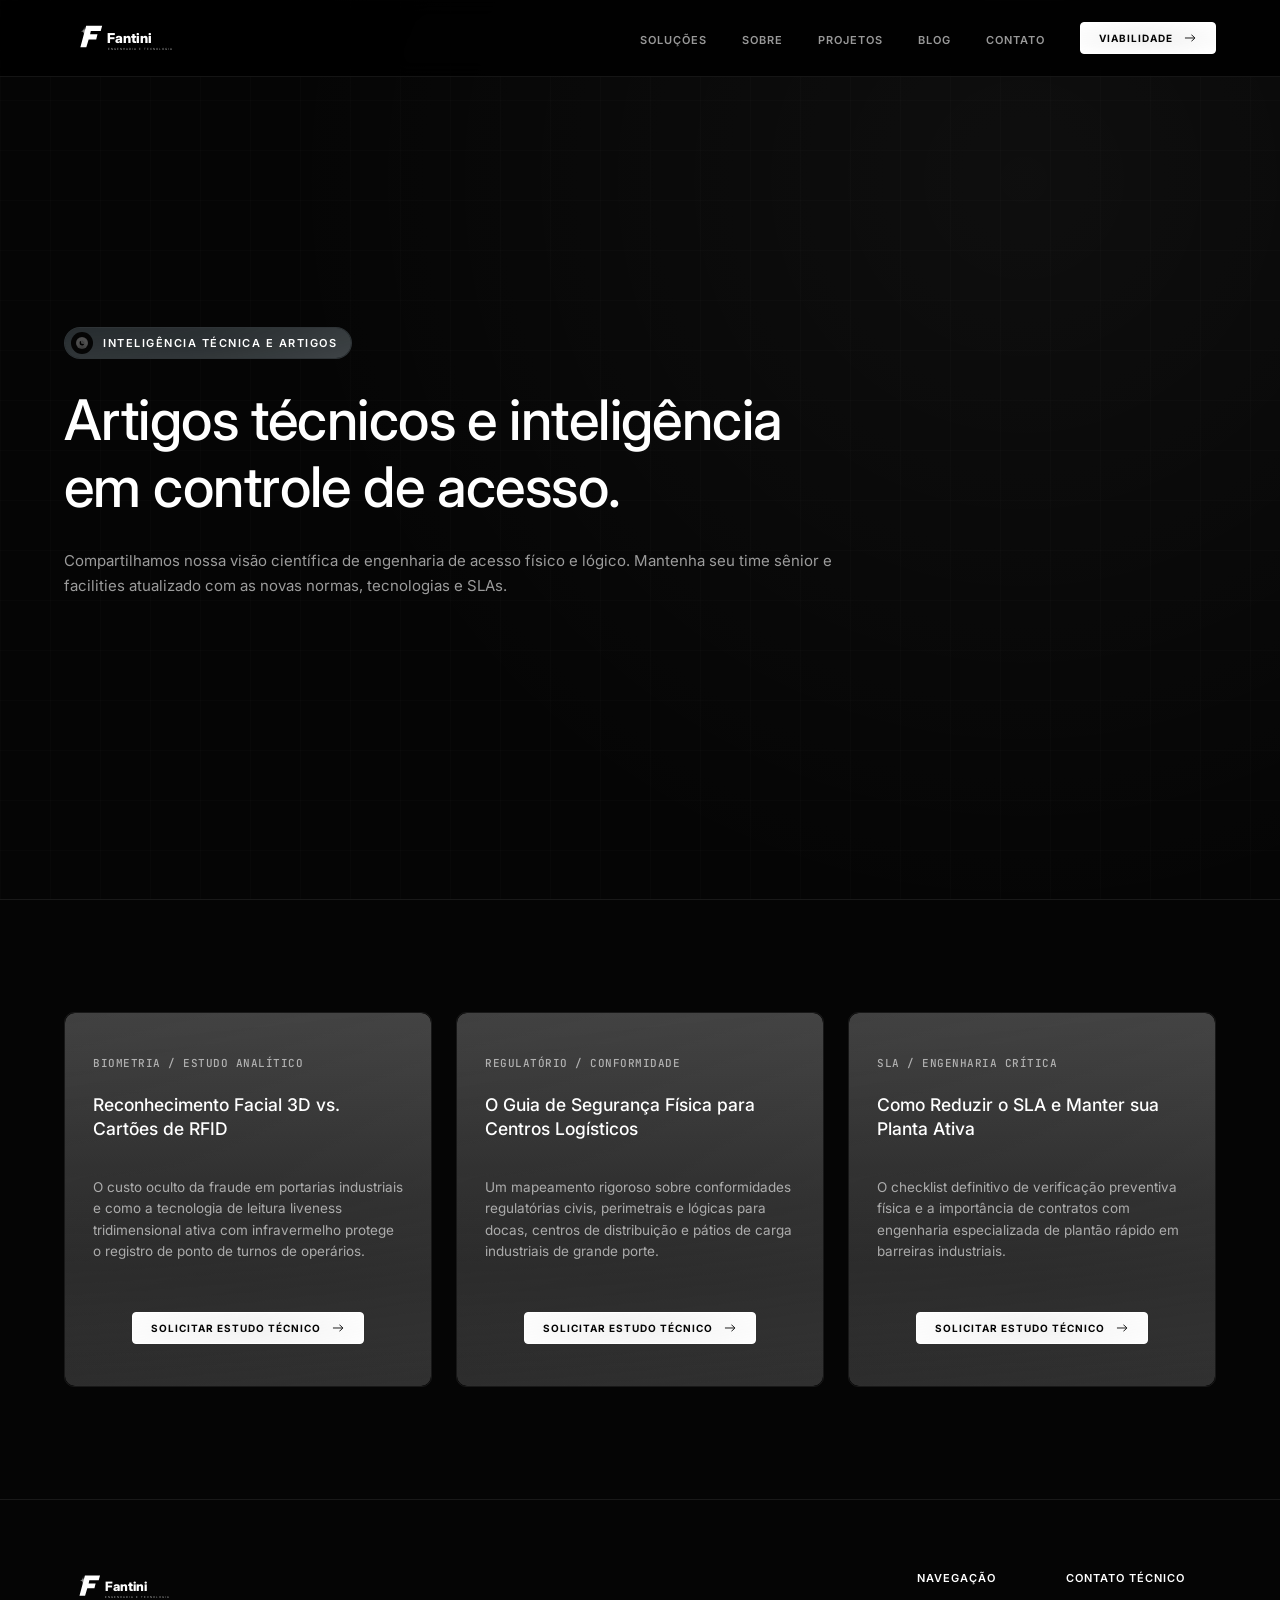
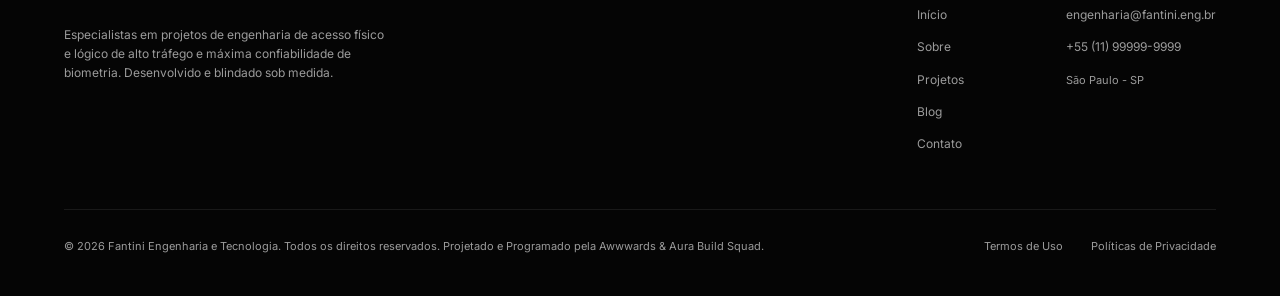
<file: blog.html>
<!DOCTYPE html>
<html lang="pt-BR">
<head>
  <meta charset="UTF-8">
  <meta name="viewport" content="width=device-width, initial-scale=1.0">
  <title>Blog — Fantini Engenharia e Tecnologia</title>
  <meta name="description" content="Artigos de engenharia, guias normativos e estudos aprofundados sobre biometria facial 3D, controle de acesso e blindagem lógica/física corporativa.">
  
  <!-- CSS Stylesheet -->
  <link rel="stylesheet" href="css/style.css">
</head>
<body>

  <!-- ==========================================================================
       HEADER (NAVEGAÇÃO GLOBAL UNIFICADA)
       ========================================================================== */ -->
  <header class="header-nav" id="header">
    <div class="container header-container">
      <a href="index.html" class="header-logo" aria-label="Fantini Engenharia e Tecnologia Home">
        <!-- Direct Injected Reconstructed SVG Logo for high speed performance and CSS coloring -->
        <svg xmlns="http://www.w3.org/2000/svg" viewBox="0 0 800 200" width="100%" height="100%">
          <rect width="100%" height="100%" fill="none" />
          <!-- Icon -->
          <g transform="translate(-10, -20)">
            <path fill="#8a8a8a" d="M 122,108 C 122,93 118,82 104,82 C 118,82 122,71 122,56 C 122,71 126,82 140,82 C 126,82 122,93 122,108 Z" />
            <path fill="#ffffff" d="M 133,52 L 222,52 L 214,81 L 159,81 L 155,99 L 196,99 L 189,128 L 147,128 L 134,172 L 101,172 L 133,52 Z" />
          </g>
          <!-- Typography -->
          <text x="240" y="125" font-family="'Inter', sans-serif" font-weight="800" font-size="76" fill="#ffffff">Fantini</text>
          <text x="242" y="165" font-family="'Inter', sans-serif" font-weight="300" font-size="16" fill="#ffffff" letter-spacing="0.36em" opacity="0.9">ENGENHARIA E TECNOLOGIA</text>
        </svg>
      </a>
      
      <!-- Botão de Alternância Hamburguer -->
      <button class="menu-toggle" aria-label="Abrir Menu" aria-controls="mobile-menu" aria-expanded="false">
        <span class="bar"></span>
        <span class="bar"></span>
        <span class="bar"></span>
      </button>
      
      <nav aria-label="Navegação Principal">
        <ul class="nav-menu" id="mobile-menu">
          <li><a href="solucoes.html" class="nav-link">Soluções</a></li>
          <li><a href="sobre.html" class="nav-link">Sobre</a></li>
          <li><a href="projetos.html" class="nav-link">Projetos</a></li>
          <li><a href="blog.html" class="nav-link active" aria-current="page">Blog</a></li>
          <li><a href="contato.html" class="nav-link">Contato</a></li>
          <li>
            <!-- nav button infranex style with dual text roll-up -->
            <a class="button-01 button-01-sm w-inline-block" href="contato.html">
              <div class="button-01-main">
                <div class="button-01-text-wrap">
                  <div class="paragraph-02">Viabilidade</div>
                  <div class="paragraph-02">Viabilidade</div>
                </div>
                <img alt="arrow-right" src="assets/6957be41e4e089c5e53fb3e4_arrow_22bd38528ae0.svg"/>
                <div class="bg-daimond-16"></div>
              </div>
            </a>
          </li>
        </ul>
      </nav>
    </div>
  </header>

  <!-- ==========================================================================
       HERO SECTION DEDICADA
       ========================================================================== */ -->
  <section class="hero" id="home">
    <div class="tech-grid-bg"></div>
    <div class="hero-overlay"></div>
    
    <div class="container">
      <div class="hero-content">
        <!-- Infranex Signature Status Pill Tag -->
        <div class="section-teg-wrap reveal-scale">
          <div class="section-teg-icon">
            <img src="assets/6957d639ac43dd49eb71e622_CTA_2_b1862586765e.svg" alt="Spark icon" />
          </div>
          <span class="section-teg-text">Inteligência Técnica e Artigos</span>
          <div class="bg-daimond-16"></div>
        </div>
        
        <div class="hero-title reveal-slide-up">
          <h1>Artigos técnicos e inteligência em controle de acesso.</h1>
        </div>
        
        <div class="hero-subtitle reveal-slide-up delay-1">
          <p>Compartilhamos nossa visão científica de engenharia de acesso físico e lógico. Mantenha seu time sênior e facilities atualizado com as novas normas, tecnologias e SLAs.</p>
        </div>
      </div>
    </div>
  </section>

  <!-- ==========================================================================
       ARTIGOS GRID
       ========================================================================== */ -->
  <section class="section-padding">
    <div class="container">
      <div style="display: grid; grid-template-columns: repeat(3, 1fr); gap: 24px;" class="process-grid">
        <!-- Artigo 01 -->
        <div class="process-card reveal-slide-up">
          <span class="process-step">BIOMETRIA / ESTUDO ANALÍTICO</span>
          <h4 style="font-size: 1.25rem; font-weight: 500; line-height: 1.4; margin-bottom: 1rem; color: #ffffff;">
            Reconhecimento Facial 3D vs. Cartões de RFID
          </h4>
          <p style="color: var(--color-text-secondary); font-size: 13.5px; line-height: 1.6; margin-bottom: 2rem;">
            O custo oculto da fraude em portarias industriais e como a tecnologia de leitura liveness tridimensional ativa com infravermelho protege o registro de ponto de turnos de operários.
          </p>
          <a class="button-01 button-01-sm w-inline-block" href="contato.html">
            <div class="button-01-main">
              <div class="button-01-text-wrap">
                <div class="paragraph-02">Solicitar Estudo Técnico</div>
                <div class="paragraph-02">Solicitar Estudo Técnico</div>
              </div>
              <img alt="arrow-right" src="assets/6957be41e4e089c5e53fb3e4_arrow_22bd38528ae0.svg"/>
              <div class="bg-daimond-16"></div>
            </div>
          </a>
          <div class="bg-color"></div><div class="bg-stroke"></div><div class="bg-daimond-16"></div>
        </div>

        <!-- Artigo 02 -->
        <div class="process-card reveal-slide-up delay-1">
          <span class="process-step">REGULATÓRIO / CONFORMIDADE</span>
          <h4 style="font-size: 1.25rem; font-weight: 500; line-height: 1.4; margin-bottom: 1rem; color: #ffffff;">
            O Guia de Segurança Física para Centros Logísticos
          </h4>
          <p style="color: var(--color-text-secondary); font-size: 13.5px; line-height: 1.6; margin-bottom: 2rem;">
            Um mapeamento rigoroso sobre conformidades regulatórias civis, perimetrais e lógicas para docas, centros de distribuição e pátios de carga industriais de grande porte.
          </p>
          <a class="button-01 button-01-sm w-inline-block" href="contato.html">
            <div class="button-01-main">
              <div class="button-01-text-wrap">
                <div class="paragraph-02">Solicitar Estudo Técnico</div>
                <div class="paragraph-02">Solicitar Estudo Técnico</div>
              </div>
              <img alt="arrow-right" src="assets/6957be41e4e089c5e53fb3e4_arrow_22bd38528ae0.svg"/>
              <div class="bg-daimond-16"></div>
            </div>
          </a>
          <div class="bg-color"></div><div class="bg-stroke"></div><div class="bg-daimond-16"></div>
        </div>

        <!-- Artigo 03 -->
        <div class="process-card reveal-slide-up delay-2">
          <span class="process-step">SLA / ENGENHARIA CRÍTICA</span>
          <h4 style="font-size: 1.25rem; font-weight: 500; line-height: 1.4; margin-bottom: 1rem; color: #ffffff;">
            Como Reduzir o SLA e Manter sua Planta Ativa
          </h4>
          <p style="color: var(--color-text-secondary); font-size: 13.5px; line-height: 1.6; margin-bottom: 2rem;">
            O checklist definitivo de verificação preventiva física e a importância de contratos com engenharia especializada de plantão rápido em barreiras industriais.
          </p>
          <a class="button-01 button-01-sm w-inline-block" href="contato.html">
            <div class="button-01-main">
              <div class="button-01-text-wrap">
                <div class="paragraph-02">Solicitar Estudo Técnico</div>
                <div class="paragraph-02">Solicitar Estudo Técnico</div>
              </div>
              <img alt="arrow-right" src="assets/6957be41e4e089c5e53fb3e4_arrow_22bd38528ae0.svg"/>
              <div class="bg-daimond-16"></div>
            </div>
          </a>
          <div class="bg-color"></div><div class="bg-stroke"></div><div class="bg-daimond-16"></div>
        </div>
      </div>
    </div>
  </section>

  <!-- ==========================================================================
       FOOTER (RODAPÉ GLOBAL)
       ========================================================================== */ -->
  <footer class="footer">
    <div class="container">
      <div class="footer-top">
        <div class="footer-brand">
          <div class="footer-logo">
            <!-- Footer SVG Logo Small -->
            <svg xmlns="http://www.w3.org/2000/svg" viewBox="0 0 800 200" width="100%" height="100%">
              <rect width="100%" height="100%" fill="none" />
              <!-- Icon -->
              <g transform="translate(-10, -20)">
                <path fill="#8a8a8a" d="M 122,108 C 122,93 118,82 104,82 C 118,82 122,71 122,56 C 122,71 126,82 140,82 C 126,82 122,93 122,108 Z" />
                <path fill="#ffffff" d="M 133,52 L 222,52 L 214,81 L 159,81 L 155,99 L 196,99 L 189,128 L 147,128 L 134,172 L 101,172 L 133,52 Z" />
              </g>
              <!-- Typography -->
              <text x="240" y="125" font-family="'Inter', sans-serif" font-weight="800" font-size="76" fill="#ffffff">Fantini</text>
              <text x="242" y="165" font-family="'Inter', sans-serif" font-weight="300" font-size="16" fill="#ffffff" letter-spacing="0.36em" opacity="0.9">ENGENHARIA E TECNOLOGIA</text>
            </svg>
          </div>
          <p>Especialistas em projetos de engenharia de acesso físico e lógico de alto tráfego e máxima confiabilidade de biometria. Desenvolvido e blindado sob medida.</p>
        </div>

        <div class="footer-links-group">
          <div class="footer-column">
            <h5 style="color: #ffffff;">Navegação</h5>
            <ul>
              <li><a href="index.html">Início</a></li>
              <li><a href="sobre.html">Sobre</a></li>
              <li><a href="projetos.html">Projetos</a></li>
              <li><a href="blog.html">Blog</a></li>
              <li><a href="contato.html">Contato</a></li>
            </ul>
          </div>
          <div class="footer-column">
            <h5 style="color: #ffffff;">Contato Técnico</h5>
            <ul>
              <li><a href="mailto:engenharia@fantini.eng.br">engenharia@fantini.eng.br</a></li>
              <li><a href="tel:+5511999999999">+55 (11) 99999-9999</a></li>
              <li><span style="font-size: 11px; color: var(--color-text-secondary);">São Paulo - SP</span></li>
            </ul>
          </div>
        </div>
      </div>

      <div class="footer-bottom">
        <p>&copy; 2026 Fantini Engenharia e Tecnologia. Todos os direitos reservados. Projetado e Programado pela Awwwards &amp; Aura Build Squad.</p>
        <div class="footer-bottom-links">
          <a href="#">Termos de Uso</a>
          <a href="#">Políticas de Privacidade</a>
        </div>
      </div>
    </div>
  </footer>

  <!-- App Logic Script -->
  <script src="js/app.js"></script>
</body>
</html>
</file>
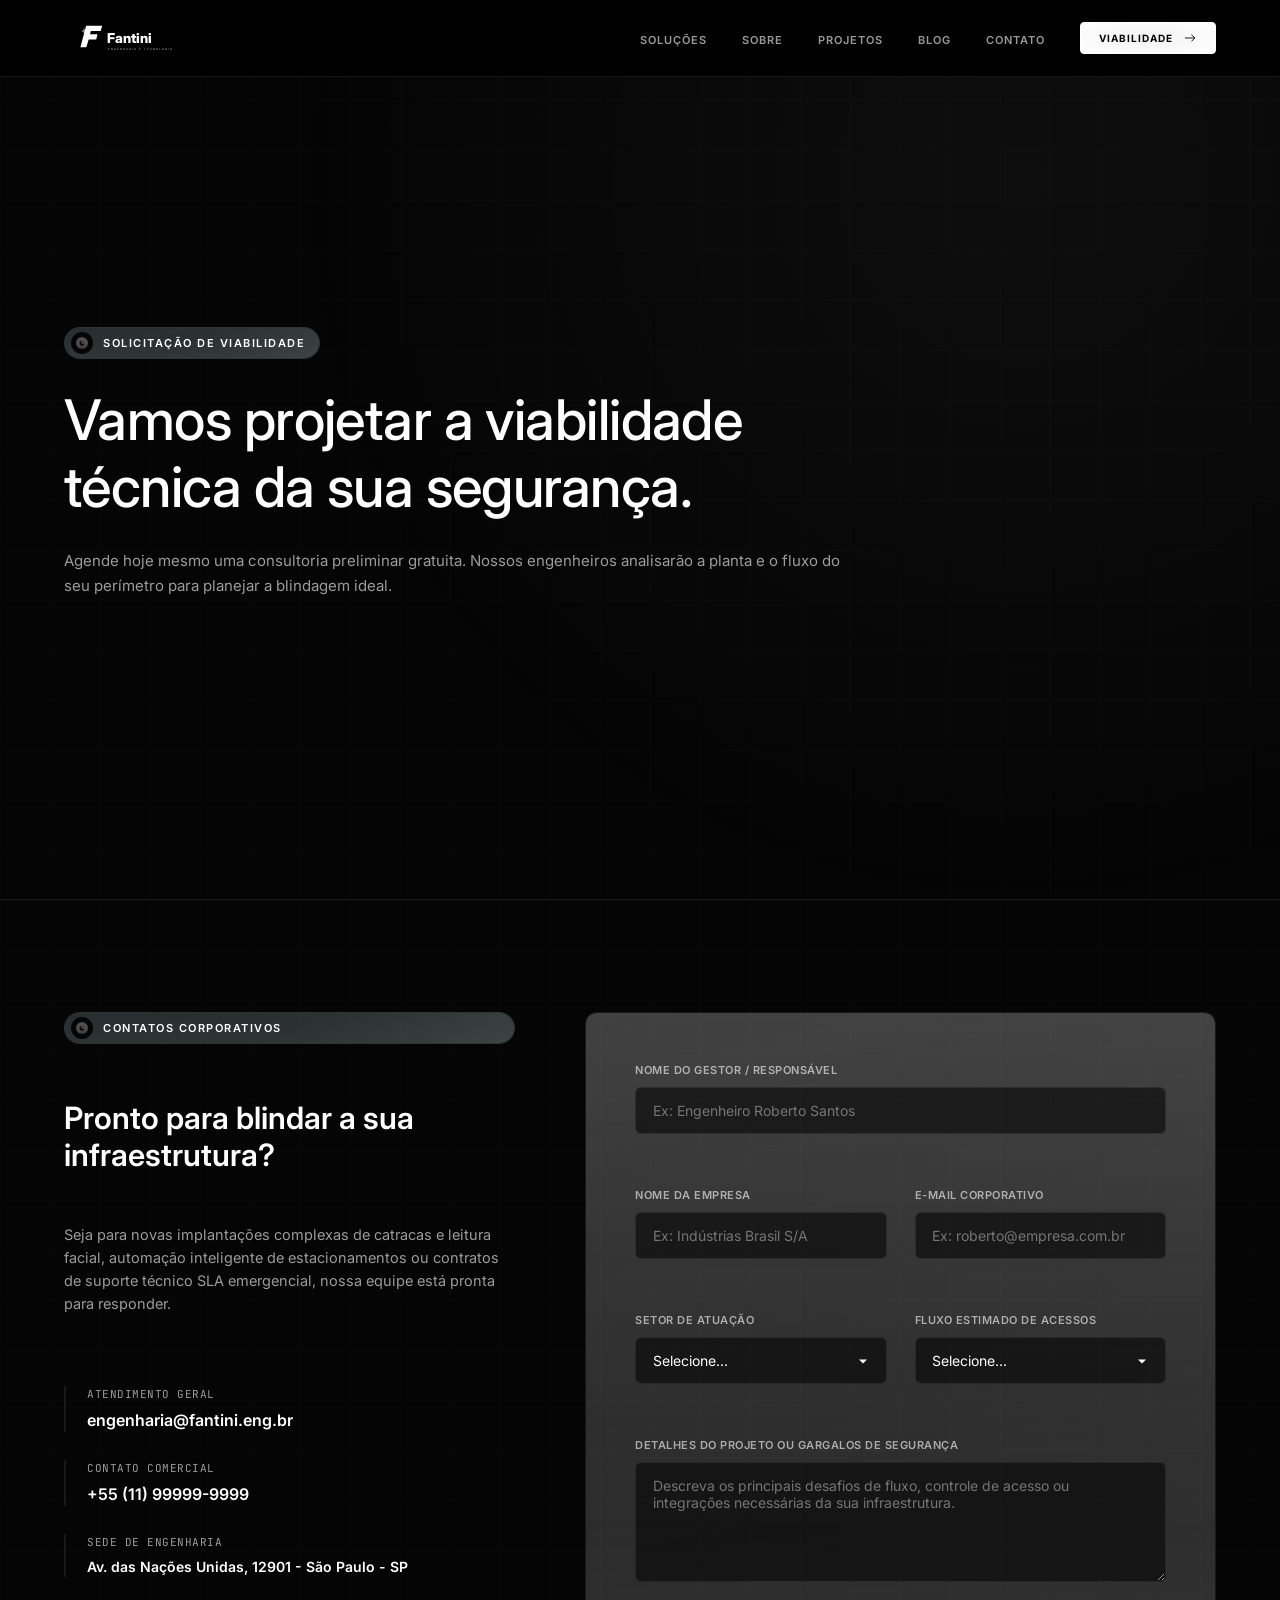
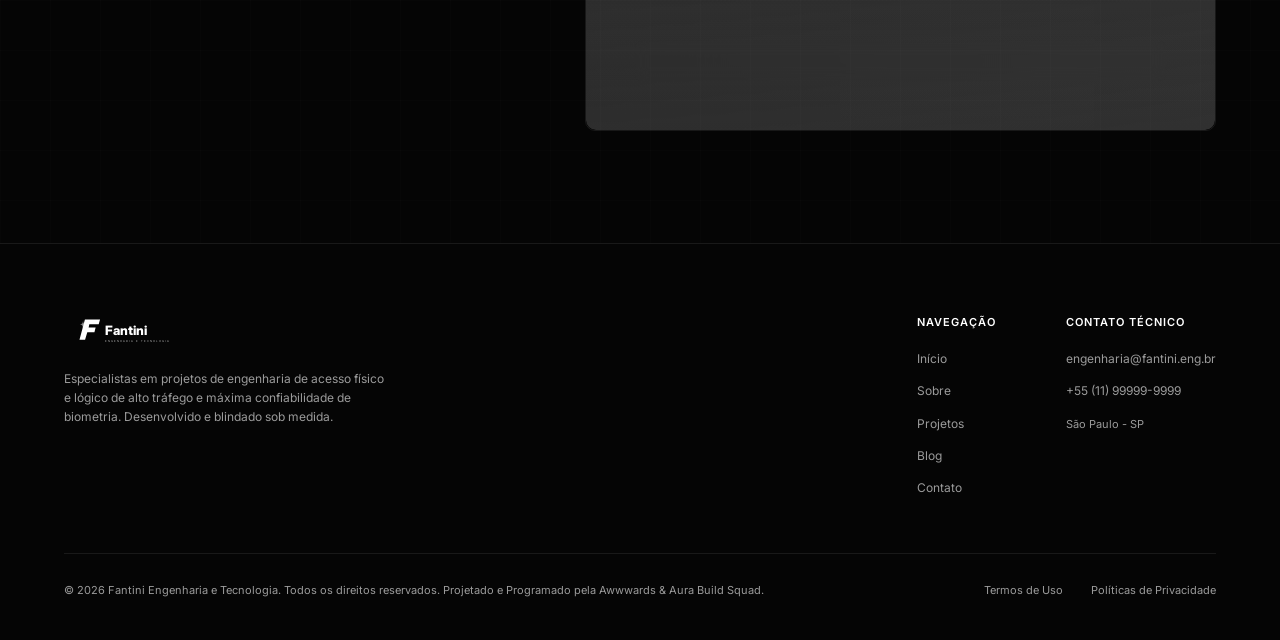
<file: contato.html>
<!DOCTYPE html>
<html lang="pt-BR">
<head>
  <meta charset="UTF-8">
  <meta name="viewport" content="width=device-width, initial-scale=1.0">
  <title>Contato & Viabilidade — Fantini Engenharia e Tecnologia</title>
  <meta name="description" content="Entre em contato com nossa equipe técnica de engenharia. Agende hoje mesmo uma análise de viabilidade de fluxo e controle de acesso para sua empresa.">
  
  <!-- CSS Stylesheet -->
  <link rel="stylesheet" href="css/style.css">
</head>
<body>

  <!-- ==========================================================================
       HEADER (NAVEGAÇÃO GLOBAL UNIFICADA)
       ========================================================================== */ -->
  <header class="header-nav" id="header">
    <div class="container header-container">
      <a href="index.html" class="header-logo" aria-label="Fantini Engenharia e Tecnologia Home">
        <!-- Direct Injected Reconstructed SVG Logo for high speed performance and CSS coloring -->
        <svg xmlns="http://www.w3.org/2000/svg" viewBox="0 0 800 200" width="100%" height="100%">
          <rect width="100%" height="100%" fill="none" />
          <!-- Icon -->
          <g transform="translate(-10, -20)">
            <path fill="#8a8a8a" d="M 122,108 C 122,93 118,82 104,82 C 118,82 122,71 122,56 C 122,71 126,82 140,82 C 126,82 122,93 122,108 Z" />
            <path fill="#ffffff" d="M 133,52 L 222,52 L 214,81 L 159,81 L 155,99 L 196,99 L 189,128 L 147,128 L 134,172 L 101,172 L 133,52 Z" />
          </g>
          <!-- Typography -->
          <text x="240" y="125" font-family="'Inter', sans-serif" font-weight="800" font-size="76" fill="#ffffff">Fantini</text>
          <text x="242" y="165" font-family="'Inter', sans-serif" font-weight="300" font-size="16" fill="#ffffff" letter-spacing="0.36em" opacity="0.9">ENGENHARIA E TECNOLOGIA</text>
        </svg>
      </a>
      
      <!-- Botão de Alternância Hamburguer -->
      <button class="menu-toggle" aria-label="Abrir Menu" aria-controls="mobile-menu" aria-expanded="false">
        <span class="bar"></span>
        <span class="bar"></span>
        <span class="bar"></span>
      </button>
      
      <nav aria-label="Navegação Principal">
        <ul class="nav-menu" id="mobile-menu">
          <li><a href="solucoes.html" class="nav-link">Soluções</a></li>
          <li><a href="sobre.html" class="nav-link">Sobre</a></li>
          <li><a href="projetos.html" class="nav-link">Projetos</a></li>
          <li><a href="blog.html" class="nav-link">Blog</a></li>
          <li><a href="contato.html" class="nav-link active" aria-current="page">Contato</a></li>
          <li>
            <!-- nav button infranex style with dual text roll-up -->
            <a class="button-01 button-01-sm w-inline-block active" href="contato.html" aria-current="page">
              <div class="button-01-main">
                <div class="button-01-text-wrap">
                  <div class="paragraph-02">Viabilidade</div>
                  <div class="paragraph-02">Viabilidade</div>
                </div>
                <img alt="arrow-right" src="assets/6957be41e4e089c5e53fb3e4_arrow_22bd38528ae0.svg"/>
                <div class="bg-daimond-16"></div>
              </div>
            </a>
          </li>
        </ul>
      </nav>
    </div>
  </header>

  <!-- ==========================================================================
       HERO SECTION DEDICADA
       ========================================================================== */ -->
  <section class="hero" id="home">
    <div class="tech-grid-bg"></div>
    <div class="hero-overlay"></div>
    
    <div class="container">
      <div class="hero-content">
        <!-- Infranex Signature Status Pill Tag -->
        <div class="section-teg-wrap reveal-scale">
          <div class="section-teg-icon">
            <img src="assets/6957d639ac43dd49eb71e622_CTA_2_b1862586765e.svg" alt="Spark icon" />
          </div>
          <span class="section-teg-text">Solicitação de Viabilidade</span>
          <div class="bg-daimond-16"></div>
        </div>
        
        <div class="hero-title reveal-slide-up">
          <h1>Vamos projetar a viabilidade técnica da sua segurança.</h1>
        </div>
        
        <div class="hero-subtitle reveal-slide-up delay-1">
          <p>Agende hoje mesmo uma consultoria preliminar gratuita. Nossos engenheiros analisarão a planta e o fluxo do seu perímetro para planejar a blindagem ideal.</p>
        </div>
      </div>
    </div>
  </section>

  <!-- ==========================================================================
       CENTRAL DE CONTATO E CONVERSÃO DUAL
       ========================================================================== */ -->
  <section class="section-padding contact" style="position: relative;">
    <div class="tech-grid-bg"></div>
    <div class="container">
      <div class="contact-layout">
        <!-- Textos Laterais (Lado Esquerdo) -->
        <div class="contact-info reveal-slide-up">
          <div class="section-teg-wrap reveal-scale">
            <div class="section-teg-icon">
              <img src="assets/6957d639ac43dd49eb71e622_CTA_2_b1862586765e.svg" alt="Spark icon" />
            </div>
            <span class="section-teg-text">Contatos Corporativos</span>
            <div class="bg-daimond-16"></div>
          </div>
          <h2 class="contact-info-title" style="font-size: 2.2rem; line-height: 1.2; margin-bottom: 1.5rem; color: #ffffff;">
            Pronto para blindar a sua infraestrutura?
          </h2>
          <p class="contact-info-desc" style="color: var(--color-text-secondary); font-size: 14.5px; line-height: 1.6; margin-bottom: 3rem;">
            Seja para novas implantações complexas de catracas e leitura facial, automação inteligente de estacionamentos ou contratos de suporte técnico SLA emergencial, nossa equipe está pronta para responder.
          </p>
          
          <div class="contact-card-list" style="display: flex; flex-direction: column; gap: 2rem;">
            <div class="contact-detail-item">
              <span class="contact-detail-label" style="font-family: var(--font-mono); font-size: 11px; color: var(--color-text-muted); text-transform: uppercase;">Atendimento Geral</span>
              <span class="contact-detail-value" style="font-size: 16px; font-weight: 600; color: #ffffff;">engenharia@fantini.eng.br</span>
            </div>
            <div class="contact-detail-item">
              <span class="contact-detail-label" style="font-family: var(--font-mono); font-size: 11px; color: var(--color-text-muted); text-transform: uppercase;">Contato Comercial</span>
              <span class="contact-detail-value" style="font-size: 16px; font-weight: 600; color: #ffffff;">+55 (11) 99999-9999</span>
            </div>
            <div class="contact-detail-item">
              <span class="contact-detail-label" style="font-family: var(--font-mono); font-size: 11px; color: var(--color-text-muted); text-transform: uppercase;">Sede de Engenharia</span>
              <span class="contact-detail-value" style="font-size: 14px; font-weight: 600; color: #ffffff; line-height: 1.5;">Av. das Nações Unidas, 12901 - São Paulo - SP</span>
            </div>
          </div>
        </div>

        <!-- Formulário Físico (Lado Direito) -->
        <form class="contact-form reveal-scale delay-1" id="sim-contact-form" onsubmit="event.preventDefault(); alert('Estudo de Viabilidade solicitado! Nossa equipe de engenharia entrará em contato em até 24h.'); this.reset();" style="position: relative; overflow: hidden; border-radius: var(--border-radius-large); padding: 3.5rem;">
          <div class="form-group" style="display: flex; flex-direction: column; gap: 0.6rem; margin-bottom: 1.8rem; position: relative; z-index: 10;">
            <label for="name" style="font-size: 11px; font-weight: 600; text-transform: uppercase; color: var(--color-text-muted);">Nome do Gestor / Responsável</label>
            <input type="text" id="name" class="form-control" placeholder="Ex: Engenheiro Roberto Santos" required>
          </div>
          
          <div class="form-control-row" style="display: grid; grid-template-columns: 1fr 1fr; gap: 2rem; margin-bottom: 1.8rem; position: relative; z-index: 10;">
            <div class="form-group" style="display: flex; flex-direction: column; gap: 0.6rem;">
              <label for="company" style="font-size: 11px; font-weight: 600; text-transform: uppercase; color: var(--color-text-muted);">Nome da Empresa</label>
              <input type="text" id="company" class="form-control" placeholder="Ex: Indústrias Brasil S/A" required>
            </div>
            <div class="form-group" style="display: flex; flex-direction: column; gap: 0.6rem;">
              <label for="email" style="font-size: 11px; font-weight: 600; text-transform: uppercase; color: var(--color-text-muted);">E-mail Corporativo</label>
              <input type="email" id="email" class="form-control" placeholder="Ex: roberto@empresa.com.br" required>
            </div>
          </div>

          <div class="form-control-row" style="display: grid; grid-template-columns: 1fr 1fr; gap: 2rem; margin-bottom: 1.8rem; position: relative; z-index: 10;">
            <div class="form-group" style="display: flex; flex-direction: column; gap: 0.6rem;">
              <label for="sector" style="font-size: 11px; font-weight: 600; text-transform: uppercase; color: var(--color-text-muted);">Setor de Atuação</label>
              <select id="sector" class="form-control" required style="appearance: none; background-image: url('data:image/svg+xml;charset=UTF-8,%3Csvg xmlns=%22http://www.w3.org/2000/svg%22 width=%2212%22 height=%2212%22 viewBox=%220 0 12 12%22%3E%3Cpath fill=%22%23ffffff%22 d=%22M6 8.5L2 4.5h8z%22/%3E%3C/svg%3E'); background-repeat: no-repeat; background-position: right 1.2rem center;">
                <option value="" disabled selected>Selecione...</option>
                <option value="industria">Indústria / Fábrica</option>
                <option value="estacionamento">Estacionamento / Mall</option>
                <option value="logistica">Centro Logístico / Perímetro</option>
                <option value="corporativo">Escritório / Prédio Comercial</option>
              </select>
            </div>
            <div class="form-group" style="display: flex; flex-direction: column; gap: 0.6rem;">
              <label for="flow" style="font-size: 11px; font-weight: 600; text-transform: uppercase; color: var(--color-text-muted);">Fluxo Estimado de Acessos</label>
              <select id="flow" class="form-control" required style="appearance: none; background-image: url('data:image/svg+xml;charset=UTF-8,%3Csvg xmlns=%22http://www.w3.org/2000/svg%22 width=%2212%22 height=%2212%22 viewBox=%220 0 12 12%22%3E%3Cpath fill=%22%23ffffff%22 d=%22M6 8.5L2 4.5h8z%22/%3E%3C/svg%3E'); background-repeat: no-repeat; background-position: right 1.2rem center;">
                <option value="" disabled selected>Selecione...</option>
                <option value="pequeno">Até 200 acessos/dia</option>
                <option value="medio">De 200 a 1.000 acessos/dia</option>
                <option value="grande">Mais de 1.000 acessos/dia</option>
              </select>
            </div>
          </div>

          <div class="form-group" style="display: flex; flex-direction: column; gap: 0.6rem; margin-bottom: 2.2rem; position: relative; z-index: 10;">
            <label for="message" style="font-size: 11px; font-weight: 600; text-transform: uppercase; color: var(--color-text-muted);">Detalhes do Projeto ou Gargalos de Segurança</label>
            <textarea id="message" class="form-control" placeholder="Descreva os principais desafios de fluxo, controle de acesso ou integrações necessárias da sua infraestrutura." required style="min-height: 120px; resize: vertical;"></textarea>
          </div>

          <!-- form submit button with double roll-up -->
          <button type="submit" class="button-01 w-inline-block" style="border: none; background: transparent; padding: 0; width: 100%; position: relative; z-index: 10;">
            <div class="button-01-main" style="width: 100%; justify-content: center;">
              <div class="button-01-text-wrap">
                <div class="paragraph-02">Solicitar Estudo de Viabilidade Gratuito</div>
                <div class="paragraph-02">Solicitar Estudo de Viabilidade Gratuito</div>
              </div>
              <img alt="arrow-right" src="assets/6957be41e4e089c5e53fb3e4_arrow_22bd38528ae0.svg"/>
              <div class="bg-daimond-16"></div>
            </div>
          </button>
          
          <!-- Infranex Visual Layering Stack -->
          <div class="bg-color"></div>
          <div class="bg-stroke"></div>
          <div class="bg-daimond-16"></div>
        </form>
      </div>
    </div>
  </section>

  <!-- ==========================================================================
       FOOTER (RODAPÉ GLOBAL)
       ========================================================================== */ -->
  <footer class="footer">
    <div class="container">
      <div class="footer-top">
        <div class="footer-brand">
          <div class="footer-logo">
            <!-- Footer SVG Logo Small -->
            <svg xmlns="http://www.w3.org/2000/svg" viewBox="0 0 800 200" width="100%" height="100%">
              <rect width="100%" height="100%" fill="none" />
              <!-- Icon -->
              <g transform="translate(-10, -20)">
                <path fill="#8a8a8a" d="M 122,108 C 122,93 118,82 104,82 C 118,82 122,71 122,56 C 122,71 126,82 140,82 C 126,82 122,93 122,108 Z" />
                <path fill="#ffffff" d="M 133,52 L 222,52 L 214,81 L 159,81 L 155,99 L 196,99 L 189,128 L 147,128 L 134,172 L 101,172 L 133,52 Z" />
              </g>
              <!-- Typography -->
              <text x="240" y="125" font-family="'Inter', sans-serif" font-weight="800" font-size="76" fill="#ffffff">Fantini</text>
              <text x="242" y="165" font-family="'Inter', sans-serif" font-weight="300" font-size="16" fill="#ffffff" letter-spacing="0.36em" opacity="0.9">ENGENHARIA E TECNOLOGIA</text>
            </svg>
          </div>
          <p>Especialistas em projetos de engenharia de acesso físico e lógico de alto tráfego e máxima confiabilidade de biometria. Desenvolvido e blindado sob medida.</p>
        </div>

        <div class="footer-links-group">
          <div class="footer-column">
            <h5 style="color: #ffffff;">Navegação</h5>
            <ul>
              <li><a href="index.html">Início</a></li>
              <li><a href="sobre.html">Sobre</a></li>
              <li><a href="projetos.html">Projetos</a></li>
              <li><a href="blog.html">Blog</a></li>
              <li><a href="contato.html">Contato</a></li>
            </ul>
          </div>
          <div class="footer-column">
            <h5 style="color: #ffffff;">Contato Técnico</h5>
            <ul>
              <li><a href="mailto:engenharia@fantini.eng.br">engenharia@fantini.eng.br</a></li>
              <li><a href="tel:+5511999999999">+55 (11) 99999-9999</a></li>
              <li><span style="font-size: 11px; color: var(--color-text-secondary);">São Paulo - SP</span></li>
            </ul>
          </div>
        </div>
      </div>

      <div class="footer-bottom">
        <p>&copy; 2026 Fantini Engenharia e Tecnologia. Todos os direitos reservados. Projetado e Programado pela Awwwards &amp; Aura Build Squad.</p>
        <div class="footer-bottom-links">
          <a href="#">Termos de Uso</a>
          <a href="#">Políticas de Privacidade</a>
        </div>
      </div>
    </div>
  </footer>

  <!-- App Logic Script -->
  <script src="js/app.js"></script>
</body>
</html>
</file>
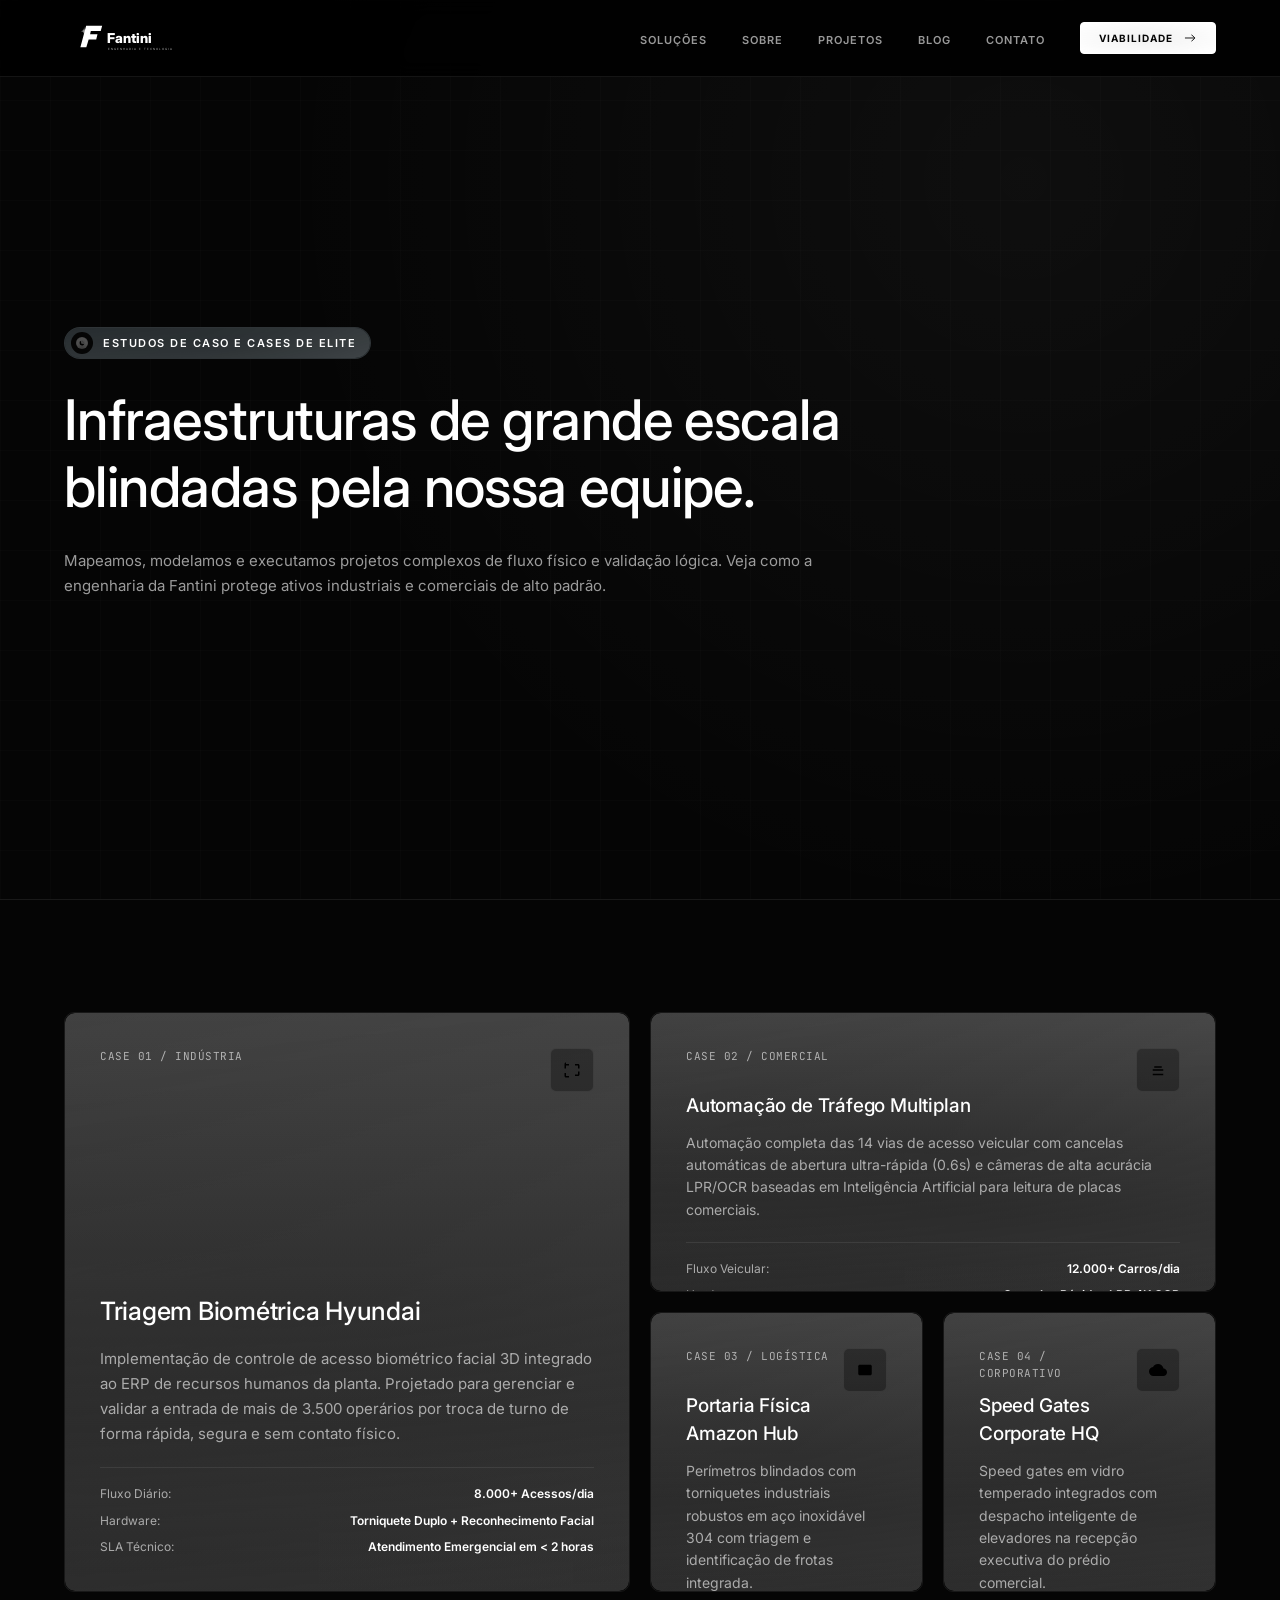
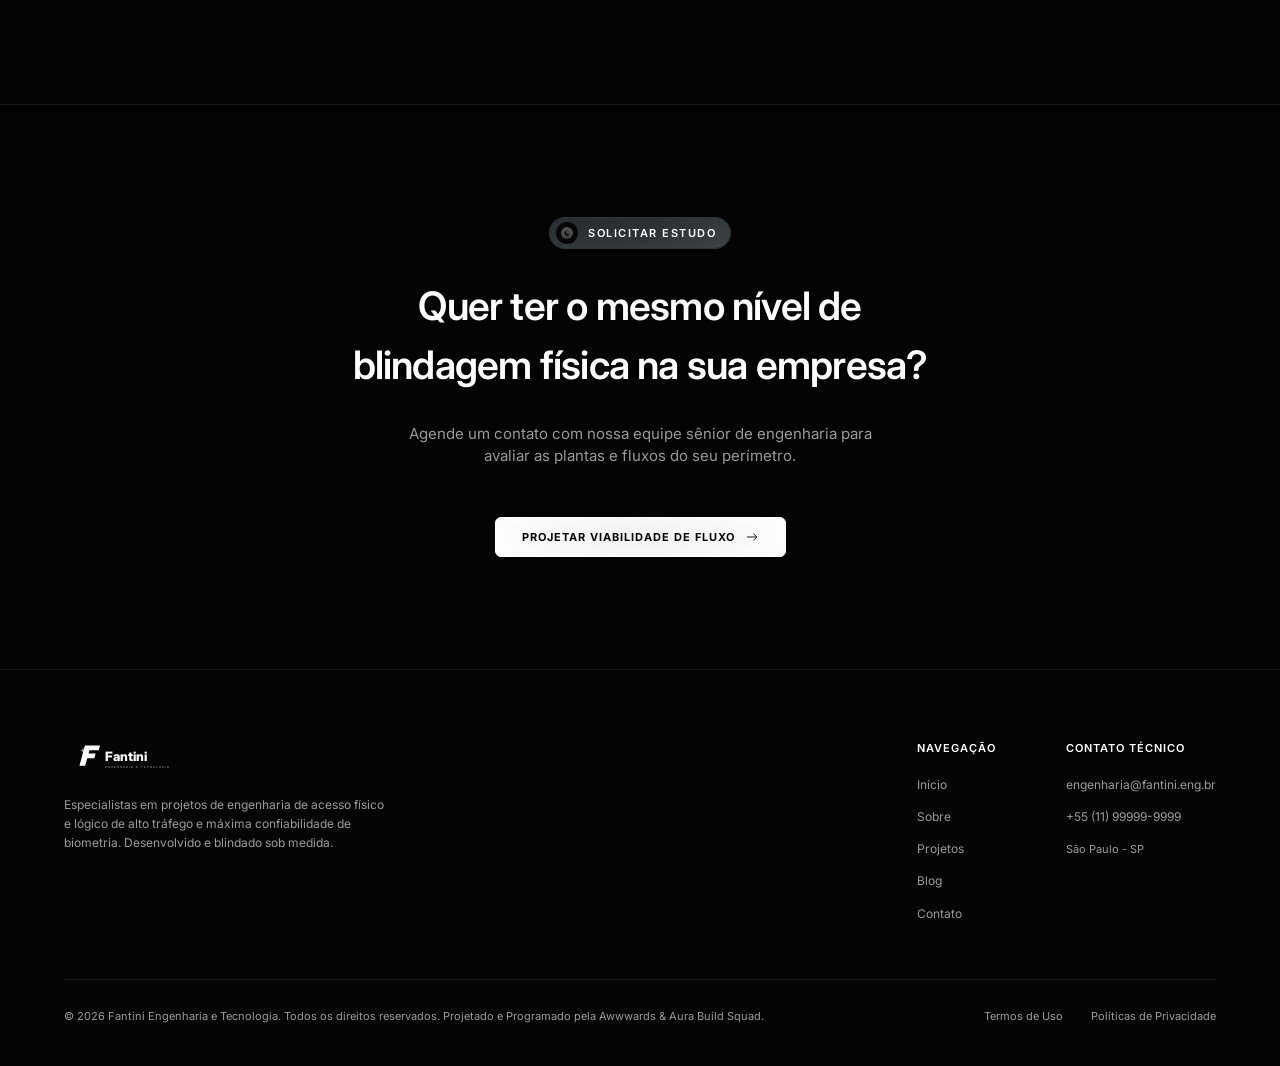
<file: projetos.html>
<!DOCTYPE html>
<html lang="pt-BR">
<head>
  <meta charset="UTF-8">
  <meta name="viewport" content="width=device-width, initial-scale=1.0">
  <title>Projetos — Fantini Engenharia e Tecnologia</title>
  <meta name="description" content="Explore nossos estudos de caso reais e projetos de controle de acesso de alta tecnologia desenvolvidos para indústrias, shoppings e centros de distribuição.">
  
  <!-- CSS Stylesheet -->
  <link rel="stylesheet" href="css/style.css">
</head>
<body>

  <!-- ==========================================================================
       HEADER (NAVEGAÇÃO GLOBAL UNIFICADA)
       ========================================================================== */ -->
  <header class="header-nav" id="header">
    <div class="container header-container">
      <a href="index.html" class="header-logo" aria-label="Fantini Engenharia e Tecnologia Home">
        <!-- Direct Injected Reconstructed SVG Logo for high speed performance and CSS coloring -->
        <svg xmlns="http://www.w3.org/2000/svg" viewBox="0 0 800 200" width="100%" height="100%">
          <rect width="100%" height="100%" fill="none" />
          <!-- Icon -->
          <g transform="translate(-10, -20)">
            <path fill="#8a8a8a" d="M 122,108 C 122,93 118,82 104,82 C 118,82 122,71 122,56 C 122,71 126,82 140,82 C 126,82 122,93 122,108 Z" />
            <path fill="#ffffff" d="M 133,52 L 222,52 L 214,81 L 159,81 L 155,99 L 196,99 L 189,128 L 147,128 L 134,172 L 101,172 L 133,52 Z" />
          </g>
          <!-- Typography -->
          <text x="240" y="125" font-family="'Inter', sans-serif" font-weight="800" font-size="76" fill="#ffffff">Fantini</text>
          <text x="242" y="165" font-family="'Inter', sans-serif" font-weight="300" font-size="16" fill="#ffffff" letter-spacing="0.36em" opacity="0.9">ENGENHARIA E TECNOLOGIA</text>
        </svg>
      </a>
      
      <!-- Botão de Alternância Hamburguer -->
      <button class="menu-toggle" aria-label="Abrir Menu" aria-controls="mobile-menu" aria-expanded="false">
        <span class="bar"></span>
        <span class="bar"></span>
        <span class="bar"></span>
      </button>
      
      <nav aria-label="Navegação Principal">
        <ul class="nav-menu" id="mobile-menu">
          <li><a href="solucoes.html" class="nav-link">Soluções</a></li>
          <li><a href="sobre.html" class="nav-link">Sobre</a></li>
          <li><a href="projetos.html" class="nav-link active" aria-current="page">Projetos</a></li>
          <li><a href="blog.html" class="nav-link">Blog</a></li>
          <li><a href="contato.html" class="nav-link">Contato</a></li>
          <li>
            <!-- nav button infranex style with dual text roll-up -->
            <a class="button-01 button-01-sm w-inline-block" href="contato.html">
              <div class="button-01-main">
                <div class="button-01-text-wrap">
                  <div class="paragraph-02">Viabilidade</div>
                  <div class="paragraph-02">Viabilidade</div>
                </div>
                <img alt="arrow-right" src="assets/6957be41e4e089c5e53fb3e4_arrow_22bd38528ae0.svg"/>
                <div class="bg-daimond-16"></div>
              </div>
            </a>
          </li>
        </ul>
      </nav>
    </div>
  </header>

  <!-- ==========================================================================
       HERO SECTION DEDICADA
       ========================================================================== */ -->
  <section class="hero" id="home">
    <div class="tech-grid-bg"></div>
    <div class="hero-overlay"></div>
    
    <div class="container">
      <div class="hero-content">
        <!-- Infranex Signature Status Pill Tag -->
        <div class="section-teg-wrap reveal-scale">
          <div class="section-teg-icon">
            <img src="assets/6957d639ac43dd49eb71e622_CTA_2_b1862586765e.svg" alt="Spark icon" />
          </div>
          <span class="section-teg-text">Estudos de Caso e Cases de Elite</span>
          <div class="bg-daimond-16"></div>
        </div>
        
        <div class="hero-title reveal-slide-up">
          <h1>Infraestruturas de grande escala blindadas pela nossa equipe.</h1>
        </div>
        
        <div class="hero-subtitle reveal-slide-up delay-1">
          <p>Mapeamos, modelamos e executamos projetos complexos de fluxo físico e validação lógica. Veja como a engenharia da Fantini protege ativos industriais e comerciais de alto padrão.</p>
        </div>
      </div>
    </div>
  </section>

  <!-- ==========================================================================
       PROJETOS GRID (HIGH-PERFORMANCE INFRANEX BENTO GRID)
       ========================================================================== */ -->
  <section class="section-padding">
    <div class="container">
      <div class="bento-grid">
        <!-- CASO 01 (Retângulo Vertical): Hyundai Plant -->
        <div class="bento-card bento-vertical reveal-slide-up">
          <div class="bento-card-header">
            <span class="bento-number">CASE 01 / INDÚSTRIA</span>
            <div class="bento-icon-box">
              <svg viewBox="0 0 24 24"><path d="M4 4h4v2H4v4H2V4c0-1.1.9-2 2-2zm16 0c1.1 0 2 .9 2 2v4h-2V6h-4V4h4zM4 20h4v2H4c-1.1 0-2-.9-2-2v-4h2v4zm16 0h-4v-2h4v-4h2v4c0 1.1-.9 2-2 2z"/></svg>
            </div>
          </div>
          <div class="bento-card-body">
            <h3>Triagem Biométrica Hyundai</h3>
            <p style="margin-bottom: 1.5rem; color: var(--color-text-secondary);">
              Implementação de controle de acesso biométrico facial 3D integrado ao ERP de recursos humanos da planta. Projetado para gerenciar e validar a entrada de mais de 3.500 operários por troca de turno de forma rápida, segura e sem contato físico.
            </p>
            <div style="border-top: 1px solid var(--color-border-inactive); padding-top: 1.2rem; display: flex; flex-direction: column; gap: 0.6rem;">
              <div style="display: flex; justify-content: space-between; font-size: 12px;"><span style="color: var(--color-text-muted);">Fluxo Diário:</span><span style="color:#fff; font-weight:600;">8.000+ Acessos/dia</span></div>
              <div style="display: flex; justify-content: space-between; font-size: 12px;"><span style="color: var(--color-text-muted);">Hardware:</span><span style="color:#fff; font-weight:600;">Torniquete Duplo + Reconhecimento Facial</span></div>
              <div style="display: flex; justify-content: space-between; font-size: 12px;"><span style="color: var(--color-text-muted);">SLA Técnico:</span><span style="color:#fff; font-weight:600;">Atendimento Emergencial em &lt; 2 horas</span></div>
            </div>
          </div>
          <div class="bg-color"></div><div class="bg-stroke"></div><div class="bg-daimond-16"></div>
        </div>

        <!-- CASO 02 (Retângulo Horizontal): Multiplan Malls -->
        <div class="bento-card bento-horizontal reveal-slide-up delay-1">
          <div class="bento-card-header">
            <span class="bento-number">CASE 02 / COMERCIAL</span>
            <div class="bento-icon-box">
              <svg viewBox="0 0 24 24"><path d="M19 13H5v-2h14v2zm-2-6H7v2h10V7zm2 10H5v2h14v-2z"/></svg>
            </div>
          </div>
          <div class="bento-card-body">
            <h3>Automação de Tráfego Multiplan</h3>
            <p style="margin-bottom: 1.5rem; color: var(--color-text-secondary);">
              Automação completa das 14 vias de acesso veicular com cancelas automáticas de abertura ultra-rápida (0.6s) e câmeras de alta acurácia LPR/OCR baseadas em Inteligência Artificial para leitura de placas comerciais.
            </p>
            <div style="border-top: 1px solid var(--color-border-inactive); padding-top: 1.2rem; display: flex; flex-direction: column; gap: 0.6rem;">
              <div style="display: flex; justify-content: space-between; font-size: 12px;"><span style="color: var(--color-text-muted);">Fluxo Veicular:</span><span style="color:#fff; font-weight:600;">12.000+ Carros/dia</span></div>
              <div style="display: flex; justify-content: space-between; font-size: 12px;"><span style="color: var(--color-text-muted);">Hardware:</span><span style="color:#fff; font-weight:600;">Cancelas Rápidas LPR 4K OCR</span></div>
            </div>
          </div>
          <div class="bg-color"></div><div class="bg-stroke"></div><div class="bg-daimond-16"></div>
        </div>

        <!-- CASO 03 (Quadrado Regular): Amazon Hub -->
        <div class="bento-card bento-regular reveal-slide-up delay-2">
          <div class="bento-card-header">
            <span class="bento-number">CASE 03 / LOGÍSTICA</span>
            <div class="bento-icon-box">
              <svg viewBox="0 0 24 24"><path d="M19 5H5c-1.1 0-2 .9-2 2v10c0 1.1.9 2 2 2h14c1.1 0 2-.9 2-2V7c0-1.1-.9-2-2-2z"/></svg>
            </div>
          </div>
          <div class="bento-card-body">
            <h3>Portaria Física Amazon Hub</h3>
            <p style="color: var(--color-text-secondary);">
              Perímetros blindados com torniquetes industriais robustos em aço inoxidável 304 com triagem e identificação de frotas integrada.
            </p>
          </div>
          <div class="bg-color"></div><div class="bg-stroke"></div><div class="bg-daimond-16"></div>
        </div>

        <!-- CASO 04 (Quadrado Regular): Corporate HQ -->
        <div class="bento-card bento-regular reveal-slide-up delay-3">
          <div class="bento-card-header">
            <span class="bento-number">CASE 04 / CORPORATIVO</span>
            <div class="bento-icon-box">
              <svg viewBox="0 0 24 24"><path d="M19.35 10.04C18.67 6.59 15.64 4 12 4 9.11 4 6.6 5.64 5.35 8.04 2.34 8.36 0 10.91 0 14c0 3.31 2.69 6 6 6h13c2.76 0 5-2.24 5-5 0-2.64-2.05-4.78-4.65-4.96z"/></svg>
            </div>
          </div>
          <div class="bento-card-body">
            <h3>Speed Gates Corporate HQ</h3>
            <p style="color: var(--color-text-secondary);">
              Speed gates em vidro temperado integrados com despacho inteligente de elevadores na recepção executiva do prédio comercial.
            </p>
          </div>
          <div class="bg-color"></div><div class="bg-stroke"></div><div class="bg-daimond-16"></div>
        </div>
      </div>
    </div>
  </section>

  <!-- ==========================================================================
       CALL TO ACTION (DEDICADO PARA CONVERSÃO)
       ========================================================================== */ -->
  <section class="section-padding text-center" style="background-color: #030303;">
    <div class="container reveal-slide-up">
      <div class="section-teg-wrap">
        <div class="section-teg-icon">
          <img src="assets/6957d639ac43dd49eb71e622_CTA_2_b1862586765e.svg" alt="Spark icon" />
        </div>
        <span class="section-teg-text">Solicitar Estudo</span>
        <div class="bg-daimond-16"></div>
      </div>
      <h2 class="section-title" style="margin-bottom: 2rem; max-width: 600px; margin-left: auto; margin-right: auto;">Quer ter o mesmo nível de blindagem física na sua empresa?</h2>
      <p style="color: var(--color-text-secondary); font-size: 15px; margin-bottom: 3.5rem; max-width: 500px; margin-left: auto; margin-right: auto;">Agende um contato com nossa equipe sênior de engenharia para avaliar as plantas e fluxos do seu perímetro.</p>
      
      <a class="button-01 w-inline-block" href="contato.html" style="justify-content: center;">
        <div class="button-01-main">
          <div class="button-01-text-wrap">
            <div class="paragraph-02">Projetar Viabilidade de Fluxo</div>
            <div class="paragraph-02">Projetar Viabilidade de Fluxo</div>
          </div>
          <img alt="arrow-right" src="assets/6957be41e4e089c5e53fb3e4_arrow_22bd38528ae0.svg"/>
          <div class="bg-daimond-16"></div>
        </div>
      </a>
    </div>
  </section>

  <!-- ==========================================================================
       FOOTER (RODAPÉ GLOBAL)
       ========================================================================== */ -->
  <footer class="footer">
    <div class="container">
      <div class="footer-top">
        <div class="footer-brand">
          <div class="footer-logo">
            <!-- Footer SVG Logo Small -->
            <svg xmlns="http://www.w3.org/2000/svg" viewBox="0 0 800 200" width="100%" height="100%">
              <rect width="100%" height="100%" fill="none" />
              <!-- Icon -->
              <g transform="translate(-10, -20)">
                <path fill="#8a8a8a" d="M 122,108 C 122,93 118,82 104,82 C 118,82 122,71 122,56 C 122,71 126,82 140,82 C 126,82 122,93 122,108 Z" />
                <path fill="#ffffff" d="M 133,52 L 222,52 L 214,81 L 159,81 L 155,99 L 196,99 L 189,128 L 147,128 L 134,172 L 101,172 L 133,52 Z" />
              </g>
              <!-- Typography -->
              <text x="240" y="125" font-family="'Inter', sans-serif" font-weight="800" font-size="76" fill="#ffffff">Fantini</text>
              <text x="242" y="165" font-family="'Inter', sans-serif" font-weight="300" font-size="16" fill="#ffffff" letter-spacing="0.36em" opacity="0.9">ENGENHARIA E TECNOLOGIA</text>
            </svg>
          </div>
          <p>Especialistas em projetos de engenharia de acesso físico e lógico de alto tráfego e máxima confiabilidade de biometria. Desenvolvido e blindado sob medida.</p>
        </div>

        <div class="footer-links-group">
          <div class="footer-column">
            <h5 style="color: #ffffff;">Navegação</h5>
            <ul>
              <li><a href="index.html">Início</a></li>
              <li><a href="sobre.html">Sobre</a></li>
              <li><a href="projetos.html">Projetos</a></li>
              <li><a href="blog.html">Blog</a></li>
              <li><a href="contato.html">Contato</a></li>
            </ul>
          </div>
          <div class="footer-column">
            <h5 style="color: #ffffff;">Contato Técnico</h5>
            <ul>
              <li><a href="mailto:engenharia@fantini.eng.br">engenharia@fantini.eng.br</a></li>
              <li><a href="tel:+5511999999999">+55 (11) 99999-9999</a></li>
              <li><span style="font-size: 11px; color: var(--color-text-secondary);">São Paulo - SP</span></li>
            </ul>
          </div>
        </div>
      </div>

      <div class="footer-bottom">
        <p>&copy; 2026 Fantini Engenharia e Tecnologia. Todos os direitos reservados. Projetado e Programado pela Awwwards &amp; Aura Build Squad.</p>
        <div class="footer-bottom-links">
          <a href="#">Termos de Uso</a>
          <a href="#">Políticas de Privacidade</a>
        </div>
      </div>
    </div>
  </footer>

  <!-- App Logic Script -->
  <script src="js/app.js"></script>
</body>
</html>
</file>
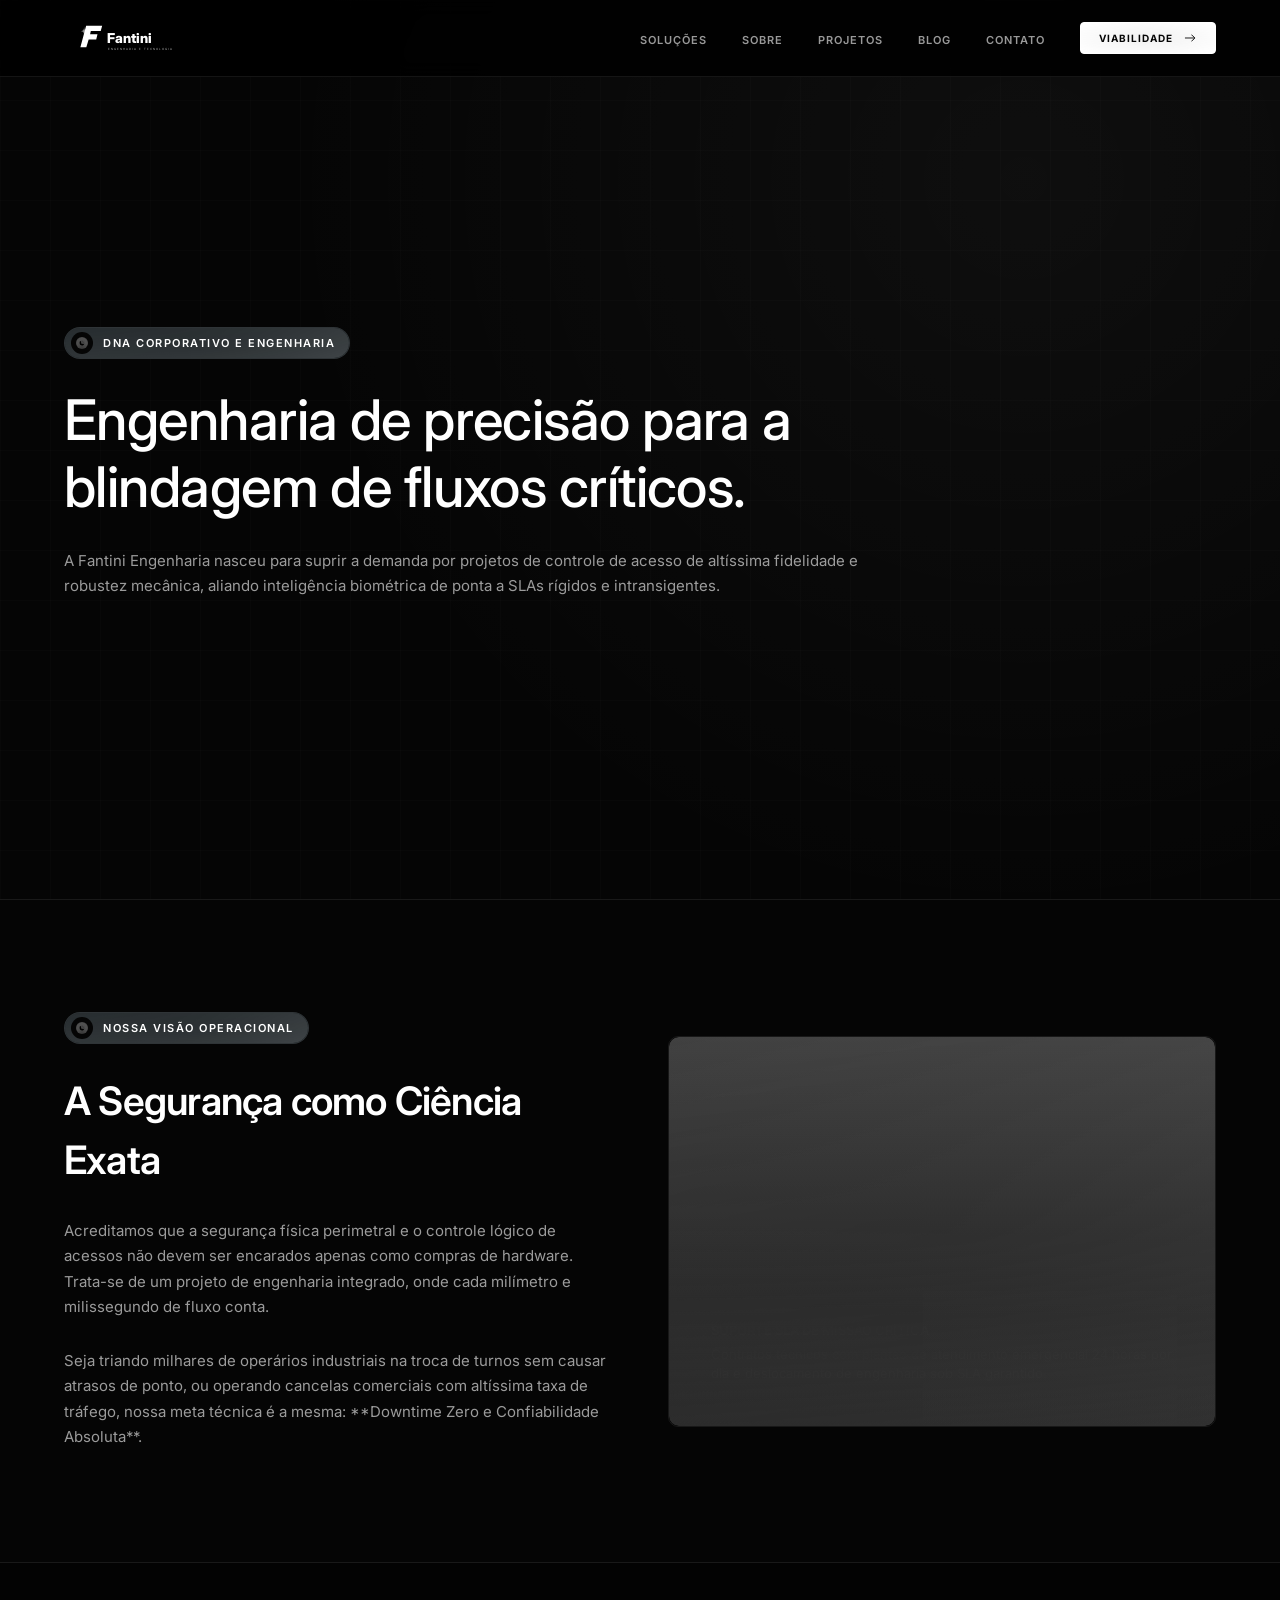
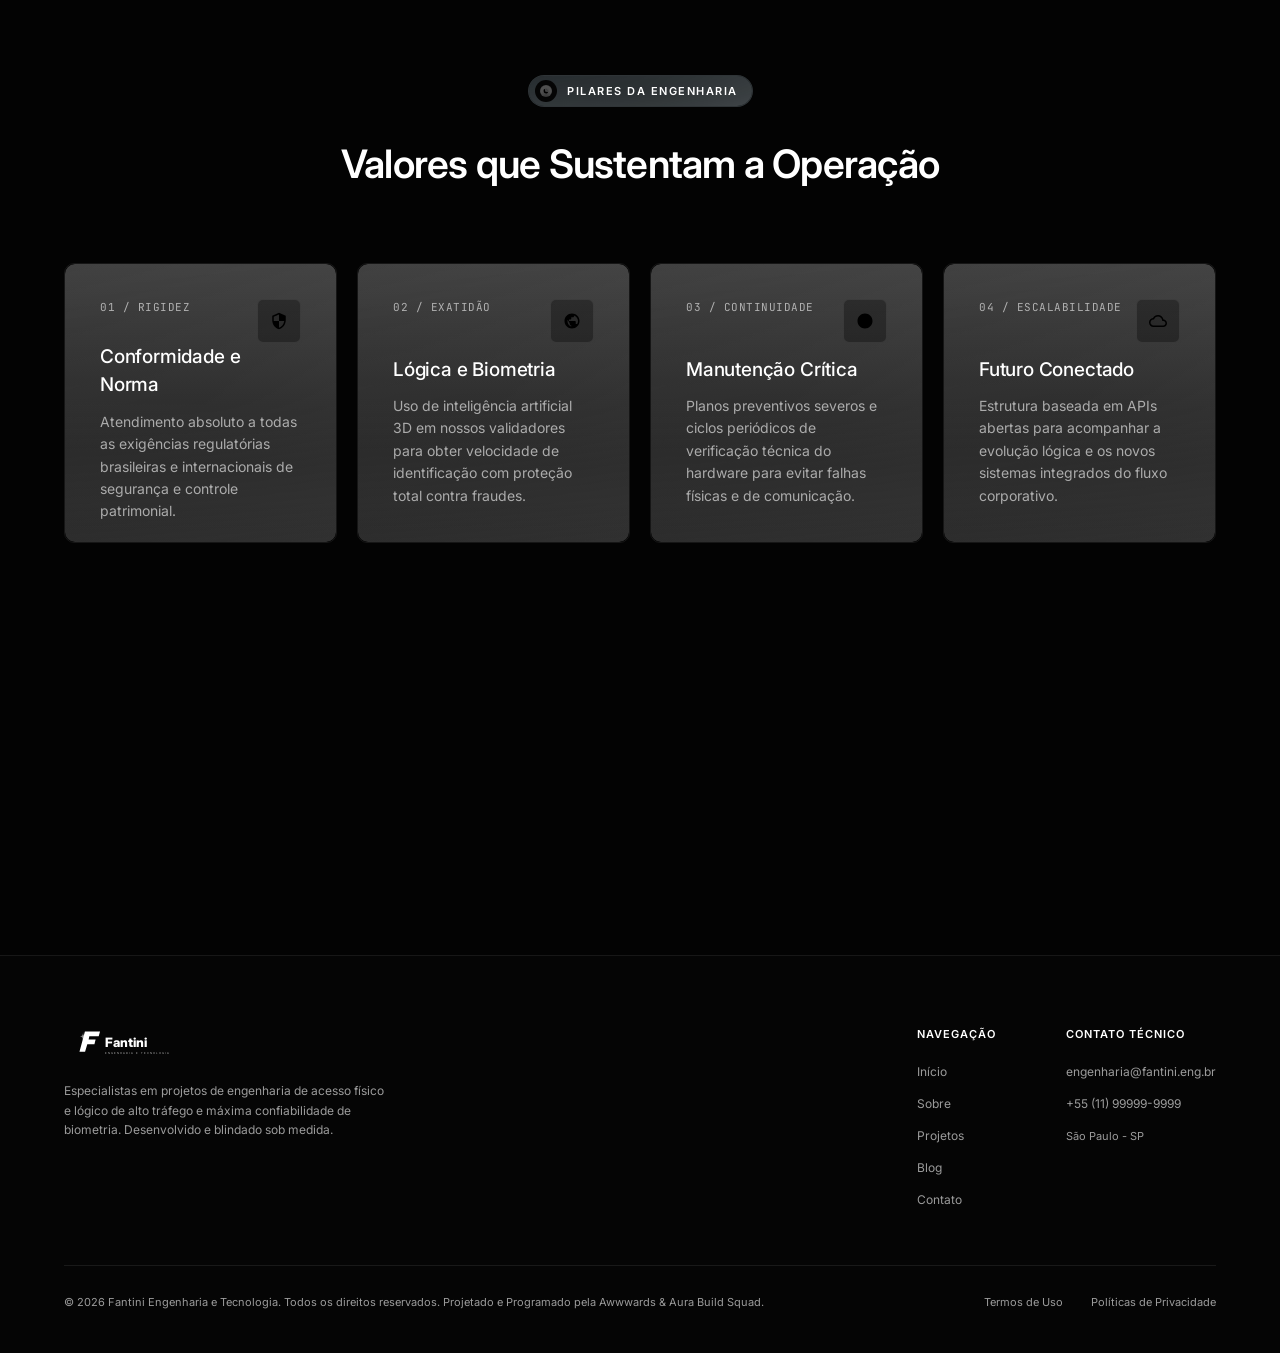
<file: sobre.html>
<!DOCTYPE html>
<html lang="pt-BR">
<head>
  <meta charset="UTF-8">
  <meta name="viewport" content="width=device-width, initial-scale=1.0">
  <title>Sobre Nós — Fantini Engenharia e Tecnologia</title>
  <meta name="description" content="Saiba mais sobre a Fantini Engenharia, nossa equipe de engenheiros seniores, nossos rigorosos controles de qualidade e a política de Downtime Zero para segurança integrada.">
  
  <!-- CSS Stylesheet -->
  <link rel="stylesheet" href="css/style.css">
</head>
<body>

  <!-- ==========================================================================
       HEADER (NAVEGAÇÃO GLOBAL UNIFICADA)
       ========================================================================== */ -->
  <header class="header-nav" id="header">
    <div class="container header-container">
      <a href="index.html" class="header-logo" aria-label="Fantini Engenharia e Tecnologia Home">
        <!-- Direct Injected Reconstructed SVG Logo for high speed performance and CSS coloring -->
        <svg xmlns="http://www.w3.org/2000/svg" viewBox="0 0 800 200" width="100%" height="100%">
          <rect width="100%" height="100%" fill="none" />
          <!-- Icon -->
          <g transform="translate(-10, -20)">
            <path fill="#8a8a8a" d="M 122,108 C 122,93 118,82 104,82 C 118,82 122,71 122,56 C 122,71 126,82 140,82 C 126,82 122,93 122,108 Z" />
            <path fill="#ffffff" d="M 133,52 L 222,52 L 214,81 L 159,81 L 155,99 L 196,99 L 189,128 L 147,128 L 134,172 L 101,172 L 133,52 Z" />
          </g>
          <!-- Typography -->
          <text x="240" y="125" font-family="'Inter', sans-serif" font-weight="800" font-size="76" fill="#ffffff">Fantini</text>
          <text x="242" y="165" font-family="'Inter', sans-serif" font-weight="300" font-size="16" fill="#ffffff" letter-spacing="0.36em" opacity="0.9">ENGENHARIA E TECNOLOGIA</text>
        </svg>
      </a>
      
      <!-- Botão de Alternância Hamburguer -->
      <button class="menu-toggle" aria-label="Abrir Menu" aria-controls="mobile-menu" aria-expanded="false">
        <span class="bar"></span>
        <span class="bar"></span>
        <span class="bar"></span>
      </button>
      
      <nav aria-label="Navegação Principal">
        <ul class="nav-menu" id="mobile-menu">
          <li><a href="solucoes.html" class="nav-link">Soluções</a></li>
          <li><a href="sobre.html" class="nav-link active" aria-current="page">Sobre</a></li>
          <li><a href="projetos.html" class="nav-link">Projetos</a></li>
          <li><a href="blog.html" class="nav-link">Blog</a></li>
          <li><a href="contato.html" class="nav-link">Contato</a></li>
          <li>
            <!-- nav button infranex style with dual text roll-up -->
            <a class="button-01 button-01-sm w-inline-block" href="contato.html">
              <div class="button-01-main">
                <div class="button-01-text-wrap">
                  <div class="paragraph-02">Viabilidade</div>
                  <div class="paragraph-02">Viabilidade</div>
                </div>
                <img alt="arrow-right" src="assets/6957be41e4e089c5e53fb3e4_arrow_22bd38528ae0.svg"/>
                <div class="bg-daimond-16"></div>
              </div>
            </a>
          </li>
        </ul>
      </nav>
    </div>
  </header>

  <!-- ==========================================================================
       HERO SECTION DEDICADA
       ========================================================================== */ -->
  <section class="hero" id="home">
    <div class="tech-grid-bg"></div>
    <div class="hero-overlay"></div>
    
    <div class="container">
      <div class="hero-content">
        <!-- Infranex Signature Status Pill Tag -->
        <div class="section-teg-wrap reveal-scale">
          <div class="section-teg-icon">
            <img src="assets/6957d639ac43dd49eb71e622_CTA_2_b1862586765e.svg" alt="Spark icon" />
          </div>
          <span class="section-teg-text">DNA Corporativo e Engenharia</span>
          <div class="bg-daimond-16"></div>
        </div>
        
        <div class="hero-title reveal-slide-up">
          <h1>Engenharia de precisão para a blindagem de fluxos críticos.</h1>
        </div>
        
        <div class="hero-subtitle reveal-slide-up delay-1">
          <p>A Fantini Engenharia nasceu para suprir a demanda por projetos de controle de acesso de altíssima fidelidade e robustez mecânica, aliando inteligência biométrica de ponta a SLAs rígidos e intransigentes.</p>
        </div>
      </div>
    </div>
  </section>

  <!-- ==========================================================================
       CONCEITO MESTRE (PROPÓSITO & POLÍTICA DE DOWNTIME ZERO)
       ========================================================================== */ -->
  <section class="section-padding">
    <div class="container">
      <div style="display: grid; grid-template-columns: 1fr 1fr; gap: 4rem; align-items: center;" class="simulator-layout">
        <div class="reveal-slide-up">
          <div class="section-teg-wrap">
            <div class="section-teg-icon">
              <img src="assets/6957d639ac43dd49eb71e622_CTA_2_b1862586765e.svg" alt="Spark icon" />
            </div>
            <span class="section-teg-text">Nossa Visão Operacional</span>
            <div class="bg-daimond-16"></div>
          </div>
          <h2 class="section-title" style="margin-bottom: 2rem;">A Segurança como Ciência Exata</h2>
          <p style="color: var(--color-text-secondary); font-size: 15px; line-height: 1.7; margin-bottom: 2rem;">
            Acreditamos que a segurança física perimetral e o controle lógico de acessos não devem ser encarados apenas como compras de hardware. Trata-se de um projeto de engenharia integrado, onde cada milímetro e milissegundo de fluxo conta.
          </p>
          <p style="color: var(--color-text-secondary); font-size: 15px; line-height: 1.7;">
            Seja triando milhares de operários industriais na troca de turnos sem causar atrasos de ponto, ou operando cancelas comerciais com altíssima taxa de tráfego, nossa meta técnica é a mesma: **Downtime Zero e Confiabilidade Absoluta**.
          </p>
        </div>

        <div class="sim-result-box reveal-scale delay-1" style="min-height: auto; padding: 3rem;">
          <h3 style="color: #ffffff; margin-bottom: 1.5rem; font-size: 1.5rem; font-weight: 500;">Diferenciais da Fantini Co.</h3>
          <div style="display: flex; flex-direction: column; gap: 1.5rem; border-top: 1px solid var(--color-border-inactive); padding-top: 1.5rem;">
            <div>
              <h4 style="color: #ffffff; font-size: 13px; font-weight: 600; text-transform: uppercase; margin-bottom: 0.3rem;">Rigor de Engenharia</h4>
              <p style="color: var(--color-text-secondary); font-size: 13px;">Projetos executivos em modelagem 3D garantindo a perfeita integração civil antes do início das obras físicas.</p>
            </div>
            <div>
              <h4 style="color: #ffffff; font-size: 13px; font-weight: 600; text-transform: uppercase; margin-bottom: 0.3rem;">Hardware Blindado</h4>
              <p style="color: var(--color-text-secondary); font-size: 13px;">Torniquetes e bloqueios construídos inteiramente em Aço Inoxidável 304 com certificações de testes mecânicos.</p>
            </div>
            <div>
              <h4 style="color: #ffffff; font-size: 13px; font-weight: 600; text-transform: uppercase; margin-bottom: 0.3rem;">Suporte SLA de Missão Crítica</h4>
              <p style="color: var(--color-text-secondary); font-size: 13px;">Contratos técnicos com plantão de atendimento emergencial 24 horas por dia e deslocamento de engenharia sob SLA garantido.</p>
            </div>
          </div>
          <!-- Infranex Visual Layering Stack -->
          <div class="bg-color"></div>
          <div class="bg-stroke"></div>
          <div class="bg-daimond-16"></div>
        </div>
      </div>
    </div>
  </section>

  <!-- ==========================================================================
       NOSSOS VALORES (BENTO GRID DESIGN SYSTEM)
       ========================================================================== */ -->
  <section class="section-padding" style="background-color: #030303;">
    <div class="container">
      <div class="section-header text-center">
        <div class="section-teg-wrap reveal-scale">
          <div class="section-teg-icon">
            <img src="assets/6957d639ac43dd49eb71e622_CTA_2_b1862586765e.svg" alt="Spark icon" />
          </div>
          <span class="section-teg-text">Pilares da Engenharia</span>
          <div class="bg-daimond-16"></div>
        </div>
        <h2 class="section-title reveal-slide-up">Valores que Sustentam a Operação</h2>
      </div>

      <div class="bento-grid">
        <!-- Valor 1 (Regular) -->
        <div class="bento-card bento-regular reveal-slide-up">
          <div class="bento-card-header">
            <span class="bento-number">01 / RIGIDEZ</span>
            <div class="bento-icon-box">
              <svg viewBox="0 0 24 24"><path d="M12 1L3 5v6c0 5.55 3.84 10.74 9 12 5.16-1.26 9-6.45 9-12V5l-9-4zm0 10.99h7c-.53 4.12-3.28 7.79-7 8.94V12H5V6.3l7-3.11v8.8z"/></svg>
            </div>
          </div>
          <div class="bento-card-body">
            <h3>Conformidade e Norma</h3>
            <p>Atendimento absoluto a todas as exigências regulatórias brasileiras e internacionais de segurança e controle patrimonial.</p>
          </div>
          <div class="bg-color"></div><div class="bg-stroke"></div><div class="bg-daimond-16"></div>
        </div>

        <!-- Valor 2 (Regular) -->
        <div class="bento-card bento-regular reveal-slide-up delay-1">
          <div class="bento-card-header">
            <span class="bento-number">02 / EXATIDÃO</span>
            <div class="bento-icon-box">
              <svg viewBox="0 0 24 24"><path d="M12 2C6.48 2 2 6.48 2 12s4.48 10 10 10 10-4.48 10-10S17.52 2 12 2zm1 17.93c-3.95-.49-7-3.85-7-7.93 0-.62.08-1.21.21-1.79L9 15v1c0 1.1.9 2 2 2v1.93zm6.9-2.54c-.26-.81-1-1.39-1.9-1.39h-1v-3c0-.55-.45-1-1-1H8v-2h2c.55 0 1-.45 1-1V7h2c1.1 0 2-.9 2-2v-.41c2.93 1.19 5 4.06 5 7.41 0 2.08-.8 3.97-2.1 5.39z"/></svg>
            </div>
          </div>
          <div class="bento-card-body">
            <h3>Lógica e Biometria</h3>
            <p>Uso de inteligência artificial 3D em nossos validadores para obter velocidade de identificação com proteção total contra fraudes.</p>
          </div>
          <div class="bg-color"></div><div class="bg-stroke"></div><div class="bg-daimond-16"></div>
        </div>

        <!-- Valor 3 (Regular) -->
        <div class="bento-card bento-regular reveal-slide-up delay-2">
          <div class="bento-card-header">
            <span class="bento-number">03 / CONTINUIDADE</span>
            <div class="bento-icon-box">
              <svg viewBox="0 0 24 24"><path d="M12 22c5.52 0 10-4.48 10-10S17.52 2 12 2 2 6.48 2 12s4.48 10 10 10zm1-15h-2v6h6v-2h-4V7z"/></svg>
            </div>
          </div>
          <div class="bento-card-body">
            <h3>Manutenção Crítica</h3>
            <p>Planos preventivos severos e ciclos periódicos de verificação técnica do hardware para evitar falhas físicas e de comunicação.</p>
          </div>
          <div class="bg-color"></div><div class="bg-stroke"></div><div class="bg-daimond-16"></div>
        </div>

        <!-- Valor 4 (Regular) -->
        <div class="bento-card bento-regular reveal-slide-up delay-3">
          <div class="bento-card-header">
            <span class="bento-number">04 / ESCALABILIDADE</span>
            <div class="bento-icon-box">
              <svg viewBox="0 0 24 24"><path d="M19.35 10.04C18.67 6.59 15.64 4 12 4 9.11 4 6.6 5.64 5.35 8.04 2.34 8.36 0 10.91 0 14c0 3.31 2.69 6 6 6h13c2.76 0 5-2.24 5-5 0-2.64-2.05-4.78-4.65-4.96zM19 18H6c-2.21 0-4-1.79-4-4 0-2.05 1.53-3.76 3.56-3.97l1.07-.11.5-.95C8.08 7.14 9.94 6 12 6c2.62 0 4.88 1.86 5.39 4.43l.3 1.5 1.53.11c1.56.1 2.78 1.41 2.78 2.96 0 1.65-1.35 3-3 3z"/></svg>
            </div>
          </div>
          <div class="bento-card-body">
            <h3>Futuro Conectado</h3>
            <p>Estrutura baseada em APIs abertas para acompanhar a evolução lógica e os novos sistemas integrados do fluxo corporativo.</p>
          </div>
          <div class="bg-color"></div><div class="bg-stroke"></div><div class="bg-daimond-16"></div>
        </div>
      </div>
    </div>
  </section>

  <!-- ==========================================================================
       FOOTER (RODAPÉ GLOBAL)
       ========================================================================== */ -->
  <footer class="footer">
    <div class="container">
      <div class="footer-top">
        <div class="footer-brand">
          <div class="footer-logo">
            <!-- Footer SVG Logo Small -->
            <svg xmlns="http://www.w3.org/2000/svg" viewBox="0 0 800 200" width="100%" height="100%">
              <rect width="100%" height="100%" fill="none" />
              <!-- Icon -->
              <g transform="translate(-10, -20)">
                <path fill="#8a8a8a" d="M 122,108 C 122,93 118,82 104,82 C 118,82 122,71 122,56 C 122,71 126,82 140,82 C 126,82 122,93 122,108 Z" />
                <path fill="#ffffff" d="M 133,52 L 222,52 L 214,81 L 159,81 L 155,99 L 196,99 L 189,128 L 147,128 L 134,172 L 101,172 L 133,52 Z" />
              </g>
              <!-- Typography -->
              <text x="240" y="125" font-family="'Inter', sans-serif" font-weight="800" font-size="76" fill="#ffffff">Fantini</text>
              <text x="242" y="165" font-family="'Inter', sans-serif" font-weight="300" font-size="16" fill="#ffffff" letter-spacing="0.36em" opacity="0.9">ENGENHARIA E TECNOLOGIA</text>
            </svg>
          </div>
          <p>Especialistas em projetos de engenharia de acesso físico e lógico de alto tráfego e máxima confiabilidade de biometria. Desenvolvido e blindado sob medida.</p>
        </div>

        <div class="footer-links-group">
          <div class="footer-column">
            <h5>Navegação</h5>
            <ul>
              <li><a href="index.html">Início</a></li>
              <li><a href="sobre.html">Sobre</a></li>
              <li><a href="projetos.html">Projetos</a></li>
              <li><a href="blog.html">Blog</a></li>
              <li><a href="contato.html">Contato</a></li>
            </ul>
          </div>
          <div class="footer-column">
            <h5>Contato Técnico</h5>
            <ul>
              <li><a href="mailto:engenharia@fantini.eng.br">engenharia@fantini.eng.br</a></li>
              <li><a href="tel:+5511999999999">+55 (11) 99999-9999</a></li>
              <li><span style="font-size: 11px; color: var(--color-text-secondary);">São Paulo - SP</span></li>
            </ul>
          </div>
        </div>
      </div>

      <div class="footer-bottom">
        <p>&copy; 2026 Fantini Engenharia e Tecnologia. Todos os direitos reservados. Projetado e Programado pela Awwwards &amp; Aura Build Squad.</p>
        <div class="footer-bottom-links">
          <a href="#">Termos de Uso</a>
          <a href="#">Políticas de Privacidade</a>
        </div>
      </div>
    </div>
  </footer>

  <!-- App Logic Script -->
  <script src="js/app.js"></script>
</body>
</html>
</file>
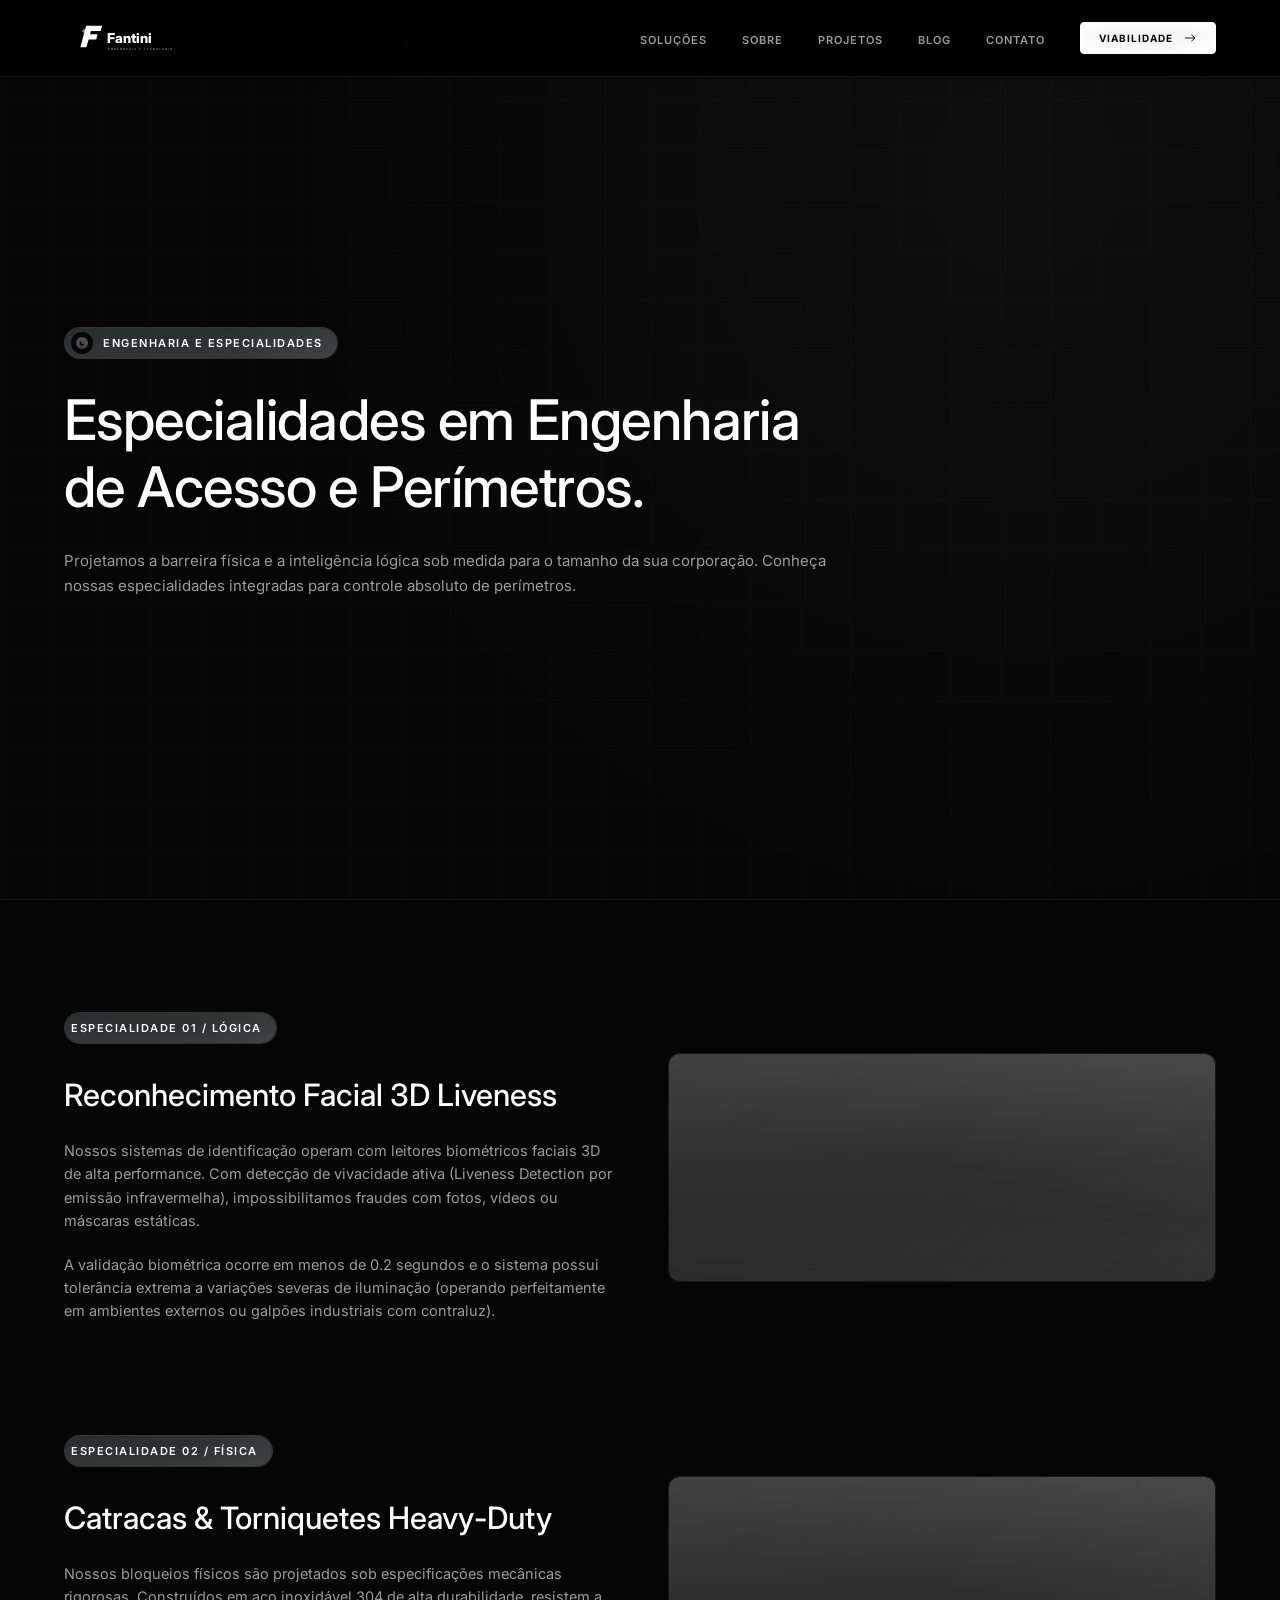
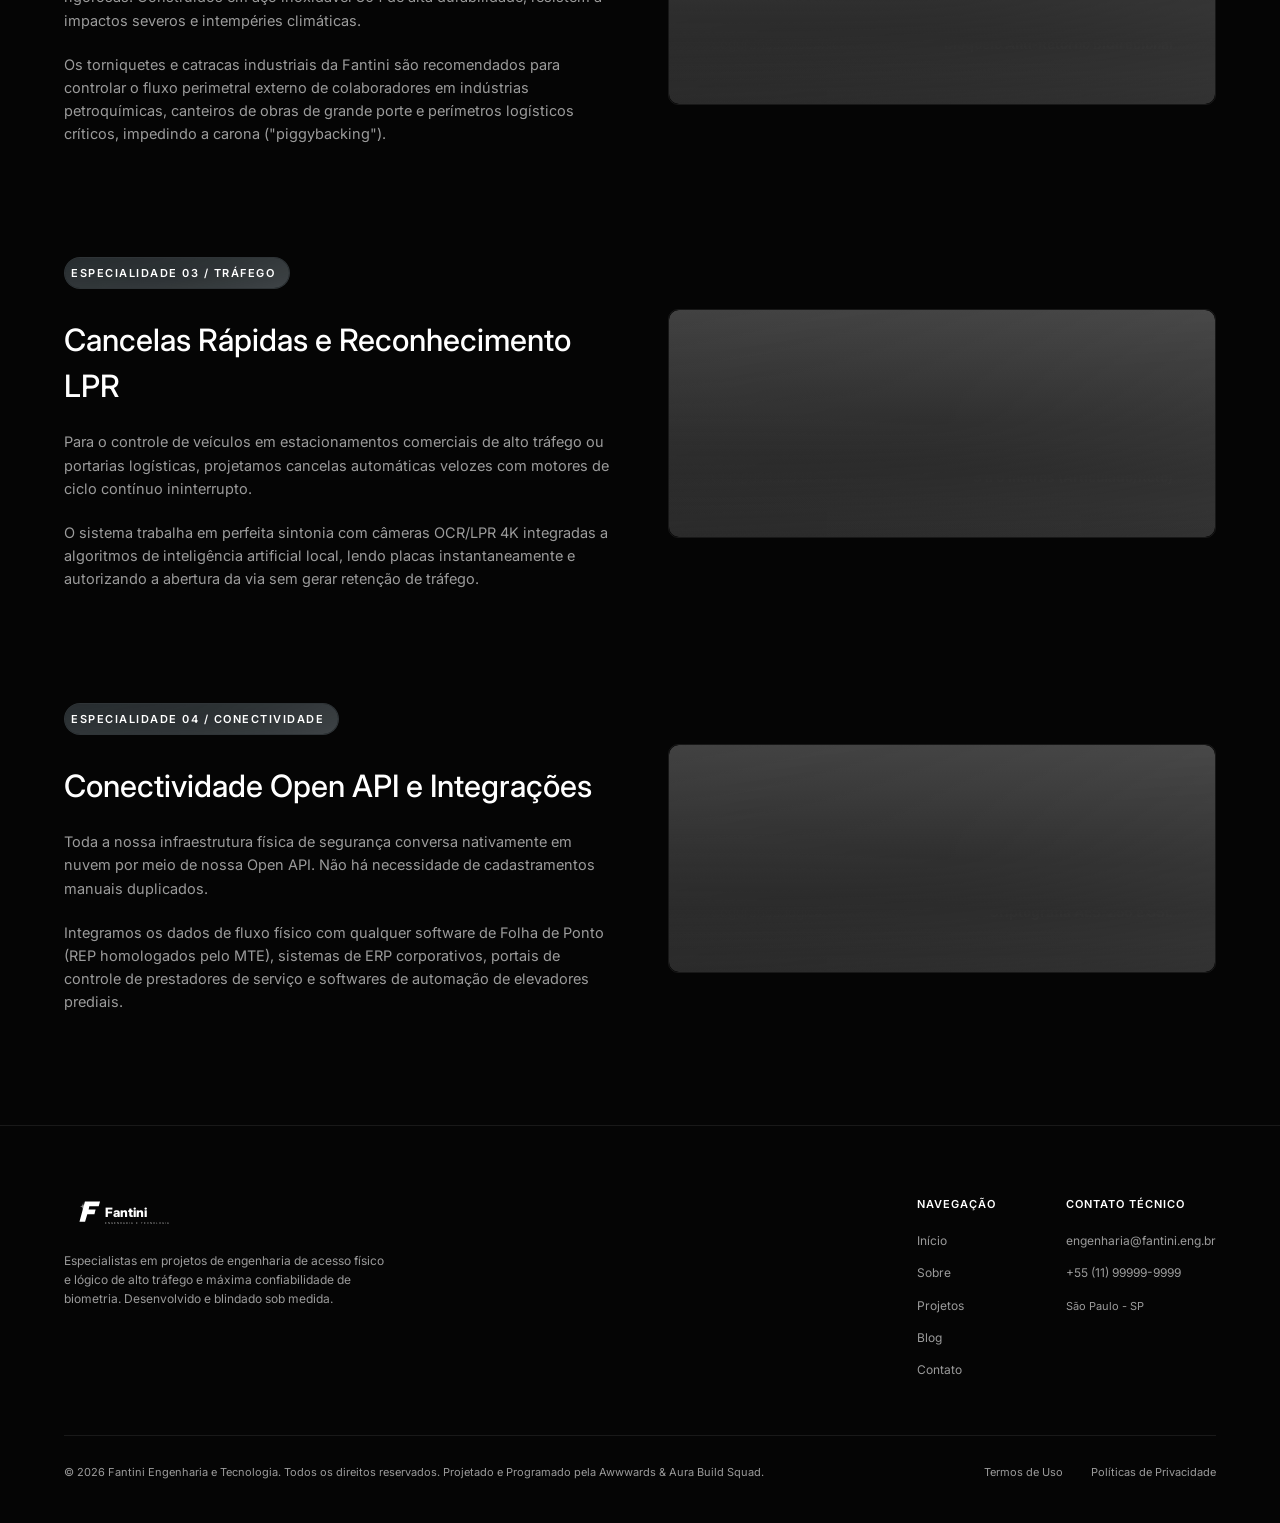
<file: solucoes.html>
<!DOCTYPE html>
<html lang="pt-BR">
<head>
  <meta charset="UTF-8">
  <meta name="viewport" content="width=device-width, initial-scale=1.0">
  <title>Soluções — Fantini Engenharia e Tecnologia</title>
  <meta name="description" content="Conheça nossas soluções integradas de controle de acesso de alta segurança. Reconhecimento facial, catracas, torniquetes, cancelas e APIs corporativas.">
  
  <!-- CSS Stylesheet -->
  <link rel="stylesheet" href="css/style.css">
</head>
<body>

  <!-- ==========================================================================
       HEADER (NAVEGAÇÃO GLOBAL UNIFICADA)
       ========================================================================== */ -->
  <header class="header-nav" id="header">
    <div class="container header-container">
      <a href="index.html" class="header-logo" aria-label="Fantini Engenharia e Tecnologia Home">
        <!-- Direct Injected Reconstructed SVG Logo for high speed performance and CSS coloring -->
        <svg xmlns="http://www.w3.org/2000/svg" viewBox="0 0 800 200" width="100%" height="100%">
          <rect width="100%" height="100%" fill="none" />
          <!-- Icon -->
          <g transform="translate(-10, -20)">
            <path fill="#8a8a8a" d="M 122,108 C 122,93 118,82 104,82 C 118,82 122,71 122,56 C 122,71 126,82 140,82 C 126,82 122,93 122,108 Z" />
            <path fill="#ffffff" d="M 133,52 L 222,52 L 214,81 L 159,81 L 155,99 L 196,99 L 189,128 L 147,128 L 134,172 L 101,172 L 133,52 Z" />
          </g>
          <!-- Typography -->
          <text x="240" y="125" font-family="'Inter', sans-serif" font-weight="800" font-size="76" fill="#ffffff">Fantini</text>
          <text x="242" y="165" font-family="'Inter', sans-serif" font-weight="300" font-size="16" fill="#ffffff" letter-spacing="0.36em" opacity="0.9">ENGENHARIA E TECNOLOGIA</text>
        </svg>
      </a>
      
      <!-- Botão de Alternância Hamburguer -->
      <button class="menu-toggle" aria-label="Abrir Menu" aria-controls="mobile-menu" aria-expanded="false">
        <span class="bar"></span>
        <span class="bar"></span>
        <span class="bar"></span>
      </button>
      
      <nav aria-label="Navegação Principal">
        <ul class="nav-menu" id="mobile-menu">
          <li><a href="solucoes.html" class="nav-link active" aria-current="page">Soluções</a></li>
          <li><a href="sobre.html" class="nav-link">Sobre</a></li>
          <li><a href="projetos.html" class="nav-link">Projetos</a></li>
          <li><a href="blog.html" class="nav-link">Blog</a></li>
          <li><a href="contato.html" class="nav-link">Contato</a></li>
          <li>
            <!-- nav button infranex style with dual text roll-up -->
            <a class="button-01 button-01-sm w-inline-block" href="contato.html">
              <div class="button-01-main">
                <div class="button-01-text-wrap">
                  <div class="paragraph-02">Viabilidade</div>
                  <div class="paragraph-02">Viabilidade</div>
                </div>
                <img alt="arrow-right" src="assets/6957be41e4e089c5e53fb3e4_arrow_22bd38528ae0.svg"/>
                <div class="bg-daimond-16"></div>
              </div>
            </a>
          </li>
        </ul>
      </nav>
    </div>
  </header>

  <!-- ==========================================================================
       HERO SECTION DEDICADA
       ========================================================================== */ -->
  <section class="hero" id="home">
    <div class="tech-grid-bg"></div>
    <div class="hero-overlay"></div>
    
    <div class="container">
      <div class="hero-content">
        <!-- Infranex Signature Status Pill Tag -->
        <div class="section-teg-wrap reveal-scale">
          <div class="section-teg-icon">
            <img src="assets/6957d639ac43dd49eb71e622_CTA_2_b1862586765e.svg" alt="Spark icon" />
          </div>
          <span class="section-teg-text">Engenharia e Especialidades</span>
          <div class="bg-daimond-16"></div>
        </div>
        
        <div class="hero-title reveal-slide-up">
          <h1>Especialidades em Engenharia de Acesso e Perímetros.</h1>
        </div>
        
        <div class="hero-subtitle reveal-slide-up delay-1">
          <p>Projetamos a barreira física e a inteligência lógica sob medida para o tamanho da sua corporação. Conheça nossas especialidades integradas para controle absoluto de perímetros.</p>
        </div>
      </div>
    </div>
  </section>

  <!-- ==========================================================================
       DETALHAMENTO DAS SOLUÇÕES (HIGH-END TEXT SECTIONS)
       ========================================================================== */ -->
  <section class="section-padding">
    <div class="container">
      <div style="display: flex; flex-direction: column; gap: 8rem;">
        
        <!-- Solução 1: Biometria Facial 3D -->
        <div style="display: grid; grid-template-columns: 6fr 6fr; gap: 4rem; align-items: center;" class="simulator-layout reveal-slide-up">
          <div>
            <div class="section-teg-wrap">
              <span class="section-teg-text">Especialidade 01 / LÓGICA</span>
              <div class="bg-daimond-16"></div>
            </div>
            <h2 style="font-size: 2.2rem; color: #ffffff; margin-bottom: 1.5rem; font-weight: 500;">Reconhecimento Facial 3D Liveness</h2>
            <p style="color: var(--color-text-secondary); font-size: 14.5px; line-height: 1.6; margin-bottom: 1.5rem;">
              Nossos sistemas de identificação operam com leitores biométricos faciais 3D de alta performance. Com detecção de vivacidade ativa (Liveness Detection por emissão infravermelha), impossibilitamos fraudes com fotos, vídeos ou máscaras estáticas.
            </p>
            <p style="color: var(--color-text-secondary); font-size: 14.5px; line-height: 1.6;">
              A validação biométrica ocorre em menos de 0.2 segundos e o sistema possui tolerância extrema a variações severas de iluminação (operando perfeitamente em ambientes externos ou galpões industriais com contraluz).
            </p>
          </div>
          <div class="sim-result-box" style="min-height: auto; padding: 3rem;">
            <h4 style="color: #ffffff; font-size: 11px; font-family: var(--font-mono); text-transform: uppercase; margin-bottom: 1rem;">Especificações Técnicas:</h4>
            <ul style="list-style: none; display: flex; flex-direction: column; gap: 1rem; color: var(--color-text-secondary); font-size: 13.5px;">
              <li style="display: flex; justify-content: space-between; border-bottom: 1px solid var(--color-border-inactive); padding-bottom: 0.5rem;"><span>Tempo de Validação:</span><strong style="color: #fff;">&lt; 0.2 segundos</strong></li>
              <li style="display: flex; justify-content: space-between; border-bottom: 1px solid var(--color-border-inactive); padding-bottom: 0.5rem;"><span>Segurança Contra Fraudes:</span><strong style="color: #fff;">Infravermelho Ativo / Liveness 3D</strong></li>
              <li style="display: flex; justify-content: space-between; border-bottom: 1px solid var(--color-border-inactive); padding-bottom: 0.5rem;"><span>Capacidade de Armazenamento:</span><strong style="color: #fff;">Até 50.000 Faces offline</strong></li>
            </ul>
            <div class="bg-color"></div><div class="bg-stroke"></div><div class="bg-daimond-16"></div>
          </div>
        </div>

        <!-- Solução 2: Catracas & Torniquetes -->
        <div style="display: grid; grid-template-columns: 6fr 6fr; gap: 4rem; align-items: center;" class="simulator-layout reveal-slide-up">
          <div class="sim-result-box" style="min-height: auto; padding: 3rem; order: 2;">
            <h4 style="color: #ffffff; font-size: 11px; font-family: var(--font-mono); text-transform: uppercase; margin-bottom: 1rem;">Especificações Técnicas:</h4>
            <ul style="list-style: none; display: flex; flex-direction: column; gap: 1rem; color: var(--color-text-secondary); font-size: 13.5px;">
              <li style="display: flex; justify-content: space-between; border-bottom: 1px solid var(--color-border-inactive); padding-bottom: 0.5rem;"><span>Material Base:</span><strong style="color: #fff;">Aço Inoxidável 304 Maciço</strong></li>
              <li style="display: flex; justify-content: space-between; border-bottom: 1px solid var(--color-border-inactive); padding-bottom: 0.5rem;"><span>Ciclos Operacionais:</span><strong style="color: #fff;">5 Milhões de Giros Livres</strong></li>
              <li style="display: flex; justify-content: space-between; border-bottom: 1px solid var(--color-border-inactive); padding-bottom: 0.5rem;"><span>Segurança Mecânica:</span><strong style="color: #fff;">Bloqueio Anti-Retorno Bidirecional</strong></li>
            </ul>
            <div class="bg-color"></div><div class="bg-stroke"></div><div class="bg-daimond-16"></div>
          </div>
          <div style="order: 1;">
            <div class="section-teg-wrap">
              <span class="section-teg-text">Especialidade 02 / FÍSICA</span>
              <div class="bg-daimond-16"></div>
            </div>
            <h2 style="font-size: 2.2rem; color: #ffffff; margin-bottom: 1.5rem; font-weight: 500;">Catracas &amp; Torniquetes Heavy-Duty</h2>
            <p style="color: var(--color-text-secondary); font-size: 14.5px; line-height: 1.6; margin-bottom: 1.5rem;">
              Nossos bloqueios físicos são projetados sob especificações mecânicas rigorosas. Construídos em aço inoxidável 304 de alta durabilidade, resistem a impactos severos e intempéries climáticas.
            </p>
            <p style="color: var(--color-text-secondary); font-size: 14.5px; line-height: 1.6;">
              Os torniquetes e catracas industriais da Fantini são recomendados para controlar o fluxo perimetral externo de colaboradores em indústrias petroquímicas, canteiros de obras de grande porte e perímetros logísticos críticos, impedindo a carona ("piggybacking").
            </p>
          </div>
        </div>

        <!-- Solução 3: Cancelas LPR -->
        <div style="display: grid; grid-template-columns: 6fr 6fr; gap: 4rem; align-items: center;" class="simulator-layout reveal-slide-up">
          <div>
            <div class="section-teg-wrap">
              <span class="section-teg-text">Especialidade 03 / TRÁFEGO</span>
              <div class="bg-daimond-16"></div>
            </div>
            <h2 style="font-size: 2.2rem; color: #ffffff; margin-bottom: 1.5rem; font-weight: 500;">Cancelas Rápidas e Reconhecimento LPR</h2>
            <p style="color: var(--color-text-secondary); font-size: 14.5px; line-height: 1.6; margin-bottom: 1.5rem;">
              Para o controle de veículos em estacionamentos comerciais de alto tráfego ou portarias logísticas, projetamos cancelas automáticas velozes com motores de ciclo contínuo ininterrupto.
            </p>
            <p style="color: var(--color-text-secondary); font-size: 14.5px; line-height: 1.6;">
              O sistema trabalha em perfeita sintonia com câmeras OCR/LPR 4K integradas a algoritmos de inteligência artificial local, lendo placas instantaneamente e autorizando a abertura da via sem gerar retenção de tráfego.
            </p>
          </div>
          <div class="sim-result-box" style="min-height: auto; padding: 3rem;">
            <h4 style="color: #ffffff; font-size: 11px; font-family: var(--font-mono); text-transform: uppercase; margin-bottom: 1rem;">Especificações Técnicas:</h4>
            <ul style="list-style: none; display: flex; flex-direction: column; gap: 1rem; color: var(--color-text-secondary); font-size: 13.5px;">
              <li style="display: flex; justify-content: space-between; border-bottom: 1px solid var(--color-border-inactive); padding-bottom: 0.5rem;"><span>Tempo de Abertura:</span><strong style="color: #fff;">0.6 a 1.2 segundos</strong></li>
              <li style="display: flex; justify-content: space-between; border-bottom: 1px solid var(--color-border-inactive); padding-bottom: 0.5rem;"><span>Precisão da Leitura de Placa:</span><strong style="color: #fff;">99.4% em condições severas</strong></li>
              <li style="display: flex; justify-content: space-between; border-bottom: 1px solid var(--color-border-inactive); padding-bottom: 0.5rem;"><span>Comprimento de Haste:</span><strong style="color: #fff;">3 a 6 metros (Articulado/Reto)</strong></li>
            </ul>
            <div class="bg-color"></div><div class="bg-stroke"></div><div class="bg-daimond-16"></div>
          </div>
        </div>

        <!-- Solução 4: Conectividade API -->
        <div style="display: grid; grid-template-columns: 6fr 6fr; gap: 4rem; align-items: center;" class="simulator-layout reveal-slide-up">
          <div class="sim-result-box" style="min-height: auto; padding: 3rem; order: 2;">
            <h4 style="color: #ffffff; font-size: 11px; font-family: var(--font-mono); text-transform: uppercase; margin-bottom: 1rem;">Especificações Técnicas:</h4>
            <ul style="list-style: none; display: flex; flex-direction: column; gap: 1rem; color: var(--color-text-secondary); font-size: 13.5px;">
              <li style="display: flex; justify-content: space-between; border-bottom: 1px solid var(--color-border-inactive); padding-bottom: 0.5rem;"><span>Protocolos Suportados:</span><strong style="color: #fff;">REST API / JSON / Webhooks</strong></li>
              <li style="display: flex; justify-content: space-between; border-bottom: 1px solid var(--color-border-inactive); padding-bottom: 0.5rem;"><span>Sincronização de Cadastro:</span><strong style="color: #fff;">Tempo Real (Real-time Cloud)</strong></li>
              <li style="display: flex; justify-content: space-between; border-bottom: 1px solid var(--color-border-inactive); padding-bottom: 0.5rem;"><span>Segurança lógica:</span><strong style="color: #fff;">Criptografia AES-256 e SSL</strong></li>
            </ul>
            <div class="bg-color"></div><div class="bg-stroke"></div><div class="bg-daimond-16"></div>
          </div>
          <div style="order: 1;">
            <div class="section-teg-wrap">
              <span class="section-teg-text">Especialidade 04 / CONECTIVIDADE</span>
              <div class="bg-daimond-16"></div>
            </div>
            <h2 style="font-size: 2.2rem; color: #ffffff; margin-bottom: 1.5rem; font-weight: 500;">Conectividade Open API e Integrações</h2>
            <p style="color: var(--color-text-secondary); font-size: 14.5px; line-height: 1.6; margin-bottom: 1.5rem;">
              Toda a nossa infraestrutura física de segurança conversa nativamente em nuvem por meio de nossa Open API. Não há necessidade de cadastramentos manuais duplicados.
            </p>
            <p style="color: var(--color-text-secondary); font-size: 14.5px; line-height: 1.6;">
              Integramos os dados de fluxo físico com qualquer software de Folha de Ponto (REP homologados pelo MTE), sistemas de ERP corporativos, portais de controle de prestadores de serviço e softwares de automação de elevadores prediais.
            </p>
          </div>
        </div>

      </div>
    </div>
  </section>

  <!-- ==========================================================================
       FOOTER (RODAPÉ GLOBAL)
       ========================================================================== */ -->
  <footer class="footer">
    <div class="container">
      <div class="footer-top">
        <div class="footer-brand">
          <div class="footer-logo">
            <!-- Footer SVG Logo Small -->
            <svg xmlns="http://www.w3.org/2000/svg" viewBox="0 0 800 200" width="100%" height="100%">
              <rect width="100%" height="100%" fill="none" />
              <!-- Icon -->
              <g transform="translate(-10, -20)">
                <path fill="#8a8a8a" d="M 122,108 C 122,93 118,82 104,82 C 118,82 122,71 122,56 C 122,71 126,82 140,82 C 126,82 122,93 122,108 Z" />
                <path fill="#ffffff" d="M 133,52 L 222,52 L 214,81 L 159,81 L 155,99 L 196,99 L 189,128 L 147,128 L 134,172 L 101,172 L 133,52 Z" />
              </g>
              <!-- Typography -->
              <text x="240" y="125" font-family="'Inter', sans-serif" font-weight="800" font-size="76" fill="#ffffff">Fantini</text>
              <text x="242" y="165" font-family="'Inter', sans-serif" font-weight="300" font-size="16" fill="#ffffff" letter-spacing="0.36em" opacity="0.9">ENGENHARIA E TECNOLOGIA</text>
            </svg>
          </div>
          <p>Especialistas em projetos de engenharia de acesso físico e lógico de alto tráfego e máxima confiabilidade de biometria. Desenvolvido e blindado sob medida.</p>
        </div>

        <div class="footer-links-group">
          <div class="footer-column">
            <h5 style="color: #ffffff;">Navegação</h5>
            <ul>
              <li><a href="index.html">Início</a></li>
              <li><a href="sobre.html">Sobre</a></li>
              <li><a href="projetos.html">Projetos</a></li>
              <li><a href="blog.html">Blog</a></li>
              <li><a href="contato.html">Contato</a></li>
            </ul>
          </div>
          <div class="footer-column">
            <h5 style="color: #ffffff;">Contato Técnico</h5>
            <ul>
              <li><a href="mailto:engenharia@fantini.eng.br">engenharia@fantini.eng.br</a></li>
              <li><a href="tel:+5511999999999">+55 (11) 99999-9999</a></li>
              <li><span style="font-size: 11px; color: var(--color-text-secondary);">São Paulo - SP</span></li>
            </ul>
          </div>
        </div>
      </div>

      <div class="footer-bottom">
        <p>&copy; 2026 Fantini Engenharia e Tecnologia. Todos os direitos reservados. Projetado e Programado pela Awwwards &amp; Aura Build Squad.</p>
        <div class="footer-bottom-links">
          <a href="#">Termos de Uso</a>
          <a href="#">Políticas de Privacidade</a>
        </div>
      </div>
    </div>
  </footer>

  <!-- App Logic Script -->
  <script src="js/app.js"></script>
</body>
</html>
</file>
<file: css/style.css>
@import url('https://fonts.googleapis.com/css2?family=Inter:wght@300;400;500;600;700;800&family=JetBrains+Mono:wght@400;500;700&display=swap');

/* ==========================================================================
   EXACT INFRANEX SAAS DESIGN SYSTEM (FANTINI CO. INTEGRATION)
   ========================================================================== */
:root {
  /* Cores Originais Infranex */
  --color-bg: #050505;                    /* Main Canvas Background */
  --color-true-black: #0a0a0a;            /* Pure Slate Card Background */
  --color-bright-black: #1d2326;          /* Medium Surfaces, Pills and Inputs */
  --color-text-gray: #fff9;               /* Default readable body copy */
  --color-text-primary: #ffffff;          /* High contrast headings */
  --color-border-inactive: rgba(255, 255, 255, 0.08); /* 1px outline */
  --color-border-hover: rgba(255, 255, 255, 0.2);    /* Border peek highlight */
  
  /* Border Radii Tokens (Infranex standard) */
  --border-radius-tiny: 4px;
  --border-radius-medium: 6px;
  --border-radius-normal: 8px;
  --border-radius-large: 10px;
  --border-radius-jumbo: 18px;
  --border-radius-massive: 100px;
  
  /* Fontes */
  --font-main: 'Inter', sans-serif;
  --font-mono: 'JetBrains Mono', monospace;
  
  /* Precision Easing */
  --transition-bezier: all 0.4s cubic-bezier(0.16, 1, 0.3, 1);
}

/* ==========================================================================
   RESET & BASE STYLES
   ========================================================================== */
* {
  box-sizing: border-box;
  margin: 0;
  padding: 0;
}

html, body {
  overflow-x: hidden;
  background-color: var(--color-bg) !important;
  color: var(--color-text-gray);
  font-family: var(--font-main);
  font-size: 14px;
  line-height: 1.5;
  scroll-behavior: smooth;
  -webkit-font-smoothing: antialiased;
}

/* Utilities */
.container {
  width: 100%;
  max-width: 1200px;
  margin: 0 auto;
  padding: 0 24px;
}

.section-padding {
  padding: 8rem 0;
  border-bottom: 1px solid var(--color-border-inactive);
}

.text-center { text-align: center; }

/* Grid de Linhas Técnicas Infranex */
.tech-grid-bg {
  position: absolute;
  top: 0;
  left: 0;
  width: 100%;
  height: 100%;
  background-image: 
    linear-gradient(rgba(255, 255, 255, 0.012) 1px, transparent 1px),
    linear-gradient(90deg, rgba(255, 255, 255, 0.012) 1px, transparent 1px);
  background-size: 50px 50px;
  pointer-events: none;
  z-index: 1;
}

/* ==========================================================================
   HEADER (NAVEGAÇÃO SUPREMA)
   ========================================================================== */
.header-nav {
  position: fixed;
  top: 0;
  left: 0;
  width: 100%;
  background-color: rgba(5, 5, 5, 0.95);
  border-bottom: 1px solid var(--color-border-inactive);
  backdrop-filter: blur(10px);
  z-index: 1000;
  transition: var(--transition-bezier);
}

.header-container {
  display: flex;
  justify-content: space-between;
  align-items: center;
  height: 76px;
}

.header-logo {
  display: flex;
  align-items: center;
  height: 36px;
  text-decoration: none;
}

.header-logo svg {
  height: 100%;
  width: auto;
}

.nav-menu {
  display: flex;
  list-style: none;
  gap: 2.5rem;
  align-items: center;
}

.nav-link {
  color: var(--color-text-secondary);
  text-decoration: none;
  font-size: 11px;
  font-weight: 600;
  text-transform: uppercase;
  letter-spacing: 1px;
  transition: var(--transition-bezier);
}

.nav-link:hover {
  color: var(--color-text-primary);
}

/* ==========================================================================
   MOBILE MENU TOGGLE BUTTON (HAMBURGER)
   ========================================================================== */
.menu-toggle {
  display: none;
  flex-direction: column;
  justify-content: space-between;
  width: 24px;
  height: 18px;
  background: none;
  border: none;
  cursor: pointer;
  padding: 0;
  z-index: 1001;
}

.menu-toggle .bar {
  width: 100%;
  height: 2px;
  background-color: var(--color-text-primary);
  border-radius: 2px;
  transition: transform 0.4s cubic-bezier(0.16, 1, 0.3, 1),
              opacity 0.3s ease;
  will-change: transform, opacity;
}

/* Transição Matemática em "X" */
.menu-toggle.active .bar:nth-child(1) {
  transform: translateY(8px) rotate(45deg);
}

.menu-toggle.active .bar:nth-child(2) {
  opacity: 0;
}

.menu-toggle.active .bar:nth-child(3) {
  transform: translateY(-8px) rotate(-45deg);
}

/* ==========================================================================
   INFRANEX MASTER BUTTONS SYSTEM (.button-01)
   ========================================================================== */
.button-01 {
  display: inline-flex;
  align-items: center;
  justify-content: center;
  position: relative;
  text-decoration: none;
  cursor: pointer;
  z-index: 10;
}

.button-01-main {
  background-color: rgba(0, 0, 0, 0.12);
  border: 1px solid rgba(255, 255, 255, 0.15);
  border-radius: var(--border-radius-medium); /* 6px */
  padding: 12px 26px;
  backdrop-filter: blur(6px);
  position: relative;
  overflow: hidden;
  transition: var(--transition-bezier);
  display: flex;
  align-items: center;
  gap: 10px;
}

.button-01-text-wrap {
  position: relative;
  z-index: 5;
  overflow: hidden;
  height: 14px;
  display: flex;
  flex-direction: column;
}

.button-01-text-wrap .paragraph-02 {
  font-family: var(--font-main);
  font-size: 11px;
  font-weight: 700;
  text-transform: uppercase;
  letter-spacing: 1px;
  color: var(--color-text-primary);
  margin: 0;
  height: 14px;
  line-height: 14px;
  white-space: nowrap;
  transition: transform 0.4s cubic-bezier(0.16, 1, 0.3, 1);
}

.button-01-main img {
  width: 14px;
  height: 14px;
  filter: invert(1);
  position: relative;
  z-index: 5;
  transition: var(--transition-bezier);
}

/* Overlays e efeitos interativos */
.button-01:hover .button-01-main {
  border-color: var(--color-text-primary);
  background-color: rgba(255, 255, 255, 0.05);
}

.button-01:hover .button-01-text-wrap .paragraph-02 {
  transform: translateY(-100%);
}

.button-01:hover .button-01-main img {
  transform: translateX(4px);
}

/* Destaque Monumental para o Botão Primário Sólido */
.button-01:not(.button-01-secondary) .button-01-main {
  background-color: #ffffff;
  border-color: #ffffff;
}

.button-01:not(.button-01-secondary) .button-01-text-wrap .paragraph-02 {
  color: #050505;
}

.button-01:not(.button-01-secondary) .button-01-main img {
  filter: brightness(0); /* Força a seta em preto absoluto */
}

/* Hover do Botão Primário */
.button-01:not(.button-01-secondary):hover .button-01-main {
  background-color: #e5e5e5;
  border-color: #e5e5e5;
}

.button-01-secondary .button-01-main {
  background-color: transparent;
  border: 1px solid var(--color-border-inactive);
}

.button-01-secondary:hover .button-01-main {
  border-color: var(--color-border-hover);
  background-color: rgba(255, 255, 255, 0.02);
}

.button-01-sm .button-01-main {
  padding: 8px 18px;
  border-radius: var(--border-radius-tiny); /* 4px */
}

.button-01-sm .button-01-text-wrap {
  height: 12px;
}

.button-01-sm .button-01-text-wrap .paragraph-02 {
  font-size: 10px;
  height: 12px;
  line-height: 12px;
}

/* ==========================================================================
   THE SIGNATURE GLASSMORPHIC & VECTOR LAYERING (z-index overlays)
   ========================================================================== */
/* Layer 1: Infranex Face Gradient Background */
.bg-color {
  position: absolute;
  inset: 0%;
  z-index: 1;
  height: 100%;
  border-radius: inherit;
  background-color: rgba(0, 0, 0, 0.12);
  background-image: 
    linear-gradient(#131313, #030303 72%, #01010100), 
    linear-gradient(#202020b3, #000);
}

/* Layer 2: Infranex 1px Inner Outline Glow */
.bg-stroke {
  position: absolute;
  inset: 0%;
  z-index: 2;
  opacity: .16;
  background-image: linear-gradient(#fff, #99999980);
  border-radius: inherit;
  pointer-events: none;
  transition: var(--transition-bezier);
}

/* Layer 3: Diamond Glass Reflection Overlay */
.bg-daimond-16 {
  position: absolute;
  inset: 0%;
  z-index: 3;
  opacity: .16;
  background-image: 
    url("../assets/6957c00accf867b0e120de47_Gradi_11859cbbbee3.svg"), 
    linear-gradient(350deg, #fff, #ffffff52);
  background-position: 50%, 0 0;
  background-repeat: no-repeat, repeat;
  background-size: cover, auto;
  border-radius: inherit;
  pointer-events: none;
  transition: var(--transition-bezier);
}

/* Interaction feedback for visual layering */
.bento-card:hover .bg-stroke,
.sim-result-box:hover .bg-stroke,
.process-card:hover .bg-stroke,
.contact-form:hover .bg-stroke {
  opacity: .32;
}

.bento-card:hover .bg-daimond-16,
.sim-result-box:hover .bg-daimond-16,
.process-card:hover .bg-daimond-16,
.contact-form:hover .bg-daimond-16,
.button-01:hover .bg-daimond-16 {
  opacity: .28;
}

/* ==========================================================================
   CATEGORY STATUS PILL TAGS (.section-teg-wrap)
   ========================================================================== */
.section-teg-wrap {
  display: inline-flex;
  align-items: center;
  gap: 10px;
  background-color: var(--color-bright-black);
  border: 1px solid var(--color-border-inactive);
  padding: 6px 14px 6px 6px;
  border-radius: var(--border-radius-massive); /* 100px */
  text-decoration: none;
  transition: var(--transition-bezier);
  margin-bottom: 2rem;
  height: 32px;
  position: relative;
  overflow: hidden;
}

.section-teg-wrap:hover {
  border-color: var(--color-border-hover);
}

.section-teg-icon {
  width: 22px;
  height: 22px;
  background-color: var(--color-bg);
  border-radius: 50%;
  display: flex;
  align-items: center;
  justify-content: center;
  position: relative;
  z-index: 5;
}

.section-teg-icon img {
  width: 12px;
  height: 12px;
  filter: invert(1);
}

.section-teg-text {
  font-size: 11px;
  font-weight: 600;
  letter-spacing: 1.5px;
  text-transform: uppercase;
  color: var(--color-text-primary);
  position: relative;
  z-index: 5;
}

.section-teg-wrap .bg-daimond-16 {
  z-index: 1;
}

/* ==========================================================================
   HERO SECTION (O IMPACTO DE AUTORIDADE)
   ========================================================================== */
.hero {
  position: relative;
  min-height: 100vh;
  display: flex;
  align-items: center;
  padding-top: 76px;
  overflow: hidden;
  background-color: var(--color-bg);
  border-bottom: 1px solid var(--color-border-inactive);
}

.hero-content {
  position: relative;
  max-width: 800px;
  z-index: 10;
  padding: 8rem 0;
}

.hero-title h1 {
  font-family: var(--font-main);
  font-size: clamp(2.5rem, 5vw, 4rem);
  font-weight: 500; /* Inter Display Medium (500) */
  line-height: 1.2;
  letter-spacing: -0.01em;
  color: var(--color-text-primary);
  margin-bottom: 2rem;
}

.hero-subtitle p {
  font-family: var(--font-main);
  font-size: 15px; /* Paragraph Large */
  font-weight: 400;
  line-height: 1.65;
  color: var(--color-text-gray);
  margin-bottom: 3.5rem;
}

.hero-actions {
  display: flex;
  gap: 1.5rem;
  flex-wrap: wrap;
}

.hero-overlay {
  position: absolute;
  top: 0;
  left: 0;
  width: 100%;
  height: 100%;
  background: radial-gradient(circle at 80% 20%, rgba(255, 255, 255, 0.04) 0%, transparent 60%);
  pointer-events: none;
  z-index: 2;
}

/* Carrossel de Vídeo na Hero */
.hero-video-carousel {
  position: absolute;
  top: 0;
  left: 0;
  width: 100%;
  height: 100%;
  z-index: 0;
  overflow: hidden;
}

.hero-video-slide {
  position: absolute;
  top: 0;
  left: 0;
  width: 100%;
  height: 100%;
  opacity: 0;
  z-index: 1;
  transition: opacity 1.5s ease-in-out;
}

.hero-video-slide.active {
  opacity: 1;
  z-index: 2;
}

.hero-video-slide video {
  width: 100%;
  height: 100%;
  object-fit: cover;
}

/* Dimming Filter para legibilidade absoluta */
.hero-video-overlay {
  position: absolute;
  top: 0;
  left: 0;
  width: 100%;
  height: 100%;
  background: rgba(5, 5, 5, 0.75);
  z-index: 3;
}

.hero .tech-grid-bg {
  z-index: 4;
}

/* Mostrador HUD do Carrossel */
.hero-carousel-indicators {
  position: absolute;
  bottom: 40px;
  right: 24px;
  display: flex;
  gap: 20px;
  z-index: 10;
}

.indicator-btn {
  background: none;
  border: none;
  cursor: pointer;
  display: flex;
  flex-direction: column;
  align-items: flex-start;
  gap: 6px;
  padding: 0;
  width: 60px;
}

.indicator-num {
  font-family: var(--font-mono);
  font-size: 10px;
  font-weight: 500;
  color: rgba(255, 255, 255, 0.4);
  transition: color 0.4s ease;
}

.indicator-bar {
  position: relative;
  width: 100%;
  height: 2px;
  background-color: rgba(255, 255, 255, 0.08);
  border-radius: 1px;
  overflow: hidden;
  transition: background-color 0.4s ease;
}

.indicator-progress {
  position: absolute;
  top: 0;
  left: 0;
  height: 100%;
  width: 0;
  background-color: var(--color-text-primary);
}

.indicator-btn.active .indicator-num {
  color: var(--color-text-primary);
}

.indicator-btn.active .indicator-bar {
  background-color: rgba(255, 255, 255, 0.2);
}

.indicator-btn.active .indicator-progress {
  width: 100%;
  transition: width 6s linear;
}

@media (max-width: 768px) {
  .hero-carousel-indicators {
    right: 50%;
    transform: translateX(50%);
    bottom: 30px;
  }
}

/* ==========================================================================
   ZONAS DE PROVA SOCIAL COM MARQUEE CONTÍNUO INFINITO
   ========================================================================== */
.proof-bar {
  border-bottom: 1px solid var(--color-border-inactive);
  background-color: var(--color-bg);
  padding: 3rem 0;
  position: relative;
  z-index: 10;
  overflow: hidden;
}

.proof-container {
  display: flex;
  flex-direction: column;
  gap: 2rem;
}

.proof-title {
  font-size: 11px;
  font-weight: 600;
  text-transform: uppercase;
  letter-spacing: 2px;
  color: var(--color-text-muted);
  text-align: center;
}

/* Infinite Scrolling Marquee */
.brand-bottom-list {
  display: flex;
  gap: 80px;
  width: max-content;
  animation: marquee-scroll 25s linear infinite;
  padding-left: 20px;
}

.marquee-wrapper {
  display: flex;
  width: 100%;
  overflow: hidden;
  position: relative;
}

.marquee-wrapper::before, .marquee-wrapper::after {
  content: '';
  position: absolute;
  top: 0;
  width: 120px;
  height: 100%;
  z-index: 2;
  pointer-events: none;
}

.marquee-wrapper::before {
  left: 0;
  background: linear-gradient(to right, var(--color-bg), transparent);
}

.marquee-wrapper::after {
  right: 0;
  background: linear-gradient(to left, var(--color-bg), transparent);
}

.brand-logo-wrap {
  font-family: var(--font-main);
  font-size: 14px;
  font-weight: 700;
  text-transform: uppercase;
  letter-spacing: 3px;
  color: var(--color-text-muted);
  opacity: 0.55;
  transition: var(--transition-bezier);
  cursor: default;
}

.brand-logo-wrap:hover {
  opacity: 1;
  color: var(--color-text-primary);
}

@keyframes marquee-scroll {
  0% { transform: translateX(0); }
  100% { transform: translateX(-50%); }
}

/* ==========================================================================
   BENTO GRID DE SOLUÇÕES (HIGH-PERFORMANCE INFRANEX CARDS)
   ========================================================================== */
.section-header {
  margin-bottom: 5rem;
}

.section-title {
  font-size: clamp(2rem, 3.5vw, 2.8rem);
  font-weight: 600; /* Inter Display Semi-Bold (600) */
  letter-spacing: -0.02em;
  color: var(--color-text-primary);
}

.bento-grid {
  display: grid;
  grid-template-columns: repeat(4, 1fr);
  grid-template-rows: repeat(2, 280px);
  gap: 20px;
}

/* Opaque High Performance Infranex Card */
.bento-card {
  border: 1px solid var(--color-border-inactive);
  border-radius: var(--border-radius-large); /* 10px */
  padding: 2.5rem;
  display: flex;
  flex-direction: column;
  justify-content: space-between;
  transition: var(--transition-bezier);
  position: relative;
  overflow: hidden;
  background-color: transparent;
}

.bento-card:hover {
  border-color: var(--color-border-hover);
}

/* Micro-Vídeos de Fundo no Bento Card */
.bento-card-video {
  position: absolute;
  top: 0;
  left: 0;
  width: 100%;
  height: 100%;
  z-index: 1.5; /* Fica acima do bg-color (z-index 1) mas abaixo do bg-stroke (z-index 2) */
  overflow: hidden;
  opacity: 0.03;
  transition: opacity 0.8s cubic-bezier(0.16, 1, 0.3, 1);
  pointer-events: none;
}

.bento-card-video video {
  width: 100%;
  height: 100%;
  object-fit: cover;
  filter: grayscale(100%) contrast(150%);
  will-change: opacity;
}

/* Revelação Suave sob Hover */
.bento-card:hover .bento-card-video {
  opacity: 0.20;
}

.bento-card-header {
  display: flex;
  justify-content: space-between;
  align-items: flex-start;
  position: relative;
  z-index: 10;
}

.bento-number {
  font-family: var(--font-mono);
  font-size: 11px;
  color: var(--color-text-muted);
  letter-spacing: 0.5px;
}

.bento-icon-box {
  width: 44px;
  height: 44px;
  border: 1px solid var(--color-border-inactive);
  border-radius: var(--border-radius-medium); /* 6px */
  display: flex;
  align-items: center;
  justify-content: center;
  transition: var(--transition-bezier);
  background-color: rgba(0, 0, 0, 0.3);
  position: relative;
  z-index: 15;
}

.bento-card:hover .bento-icon-box {
  border-color: var(--color-border-hover);
  background-color: rgba(255, 255, 255, 0.03);
}

.bento-icon-box svg {
  width: 18px;
  height: 18px;
  fill: var(--color-text-secondary);
  transition: var(--transition-bezier);
}

.bento-card:hover .bento-icon-box svg {
  fill: var(--color-text-primary);
}

.bento-card-body {
  position: relative;
  z-index: 10;
}

.bento-card-body h3 {
  font-size: 1.35rem;
  font-weight: 500; /* Interdisplay Medium (500) */
  letter-spacing: -0.01em;
  color: var(--color-text-primary);
  margin-bottom: 0.8rem;
}

.bento-card-body p {
  font-size: 14px; /* Paragraph Normal Infranex */
  line-height: 1.6;
  color: var(--color-text-secondary);
}

/* Modificadores de Proporção Bento Grid */
.bento-vertical {
  grid-column: span 2;
  grid-row: span 2;
  height: 100%;
}

.bento-horizontal {
  grid-column: span 2;
  grid-row: span 1;
}

.bento-regular {
  grid-column: span 1;
  grid-row: span 1;
}

.bento-vertical .bento-card-body h3 {
  font-size: 1.8rem;
  margin-bottom: 1.2rem;
}

.bento-vertical .bento-card-body p {
  font-size: 15px;
  line-height: 1.65;
}

/* ==========================================================================
   SIMULADOR DE SOLUÇÕES INTERATIVO
   ========================================================================== */
.simulator {
  background-color: var(--color-bg);
}

.simulator-layout {
  display: grid;
  grid-template-columns: 5fr 7fr;
  gap: 4rem;
  align-items: start;
}

.sim-control-panel {
  display: flex;
  flex-direction: column;
  gap: 1.2rem;
}

.sim-selector-btn {
  background-color: var(--color-surface-card);
  border: 1px solid var(--color-border-inactive);
  border-radius: var(--border-radius-large); /* 10px */
  padding: 1.8rem 2rem;
  text-align: left;
  cursor: pointer;
  transition: var(--transition-bezier);
  display: flex;
  justify-content: space-between;
  align-items: center;
  outline: none;
}

.sim-selector-btn h4 {
  font-size: 12px;
  font-weight: 600;
  text-transform: uppercase;
  letter-spacing: 1px;
  color: var(--color-text-secondary);
  transition: var(--transition-bezier);
}

.sim-selector-btn svg {
  color: var(--color-text-muted);
  transition: var(--transition-bezier);
}

.sim-selector-btn:hover {
  background-color: #0e0e0e;
  border-color: var(--color-border-hover);
}

.sim-selector-btn.active {
  background-color: #0e0e0e;
  border-color: var(--color-border-active);
}

.sim-selector-btn.active h4 {
  color: var(--color-text-primary);
}

.sim-selector-btn.active svg {
  color: var(--color-text-primary);
}

/* Lado do Resultado */
.sim-result-box {
  border: 1px solid var(--color-border-inactive);
  border-radius: var(--border-radius-large); /* 10px */
  padding: 3.5rem;
  min-height: 480px;
  display: flex;
  flex-direction: column;
  justify-content: space-between;
  position: relative;
  overflow: hidden;
  background-color: transparent;
}

.sim-result-header {
  margin-bottom: 2.5rem;
  position: relative;
  z-index: 10;
}

.sim-result-tag {
  font-family: var(--font-mono);
  font-size: 11px;
  letter-spacing: 0.5px;
  color: var(--color-text-muted);
  text-transform: uppercase;
  margin-bottom: 1rem;
  display: block;
}

.sim-result-title {
  font-size: 1.8rem;
  font-weight: 500;
  letter-spacing: -0.01em;
  color: var(--color-text-primary);
  margin-bottom: 1rem;
}

.sim-result-desc {
  font-size: 14px;
  line-height: 1.6;
  color: var(--color-text-secondary);
}

/* Lista de Especificações Recomendadas */
.sim-specs-list {
  display: grid;
  grid-template-columns: repeat(2, 1fr);
  gap: 2rem;
  margin-bottom: 3.5rem;
  border-top: 1px solid var(--color-border-inactive);
  padding-top: 2rem;
  position: relative;
  z-index: 10;
}

.sim-spec-item {
  display: flex;
  flex-direction: column;
  gap: 0.4rem;
}

.sim-spec-label {
  font-size: 11px;
  color: var(--color-text-muted);
  text-transform: uppercase;
  letter-spacing: 0.5px;
}

.sim-spec-value {
  font-size: 14px;
  font-weight: 600;
  color: var(--color-text-primary);
}

/* ==========================================================================
   NOSSO PROCESSO DE ENGENHARIA
   ========================================================================== */
.process-grid {
  display: grid;
  grid-template-columns: repeat(4, 1fr);
  gap: 20px;
}

.process-card {
  border: 1px solid var(--color-border-inactive);
  border-radius: var(--border-radius-large); /* 10px */
  padding: 3rem 2rem;
  display: flex;
  flex-direction: column;
  gap: 1.5rem;
  position: relative;
  transition: var(--transition-bezier);
  overflow: hidden;
  background-color: transparent;
}

.process-card:hover {
  border-color: var(--color-border-hover);
}

.process-step {
  font-family: var(--font-mono);
  font-size: 11px;
  font-weight: 500;
  color: var(--color-text-muted);
  letter-spacing: 0.5px;
  position: relative;
  z-index: 10;
}

.process-card h4 {
  font-size: 1.2rem;
  font-weight: 500;
  color: var(--color-text-primary);
  position: relative;
  z-index: 10;
}

.process-card p {
  font-size: 14px;
  line-height: 1.6;
  color: var(--color-text-secondary);
  position: relative;
  z-index: 10;
}

/* ==========================================================================
   FORMULÁRIO DE CONVERSÃO CORPORATIVA (LEAD DE ELITE)
   ========================================================================== */
.contact {
  background-color: var(--color-bg);
  position: relative;
  overflow: hidden;
}

.contact-layout {
  display: grid;
  grid-template-columns: 5fr 7fr;
  gap: 5rem;
  align-items: start;
}

.contact-info {
  display: flex;
  flex-direction: column;
  gap: 2rem;
}

.contact-info-title {
  font-size: clamp(2rem, 3.5vw, 2.6rem);
  font-weight: 600;
  line-height: 1.2;
  color: var(--color-text-primary);
}

.contact-info-desc {
  font-size: 15px;
  line-height: 1.65;
  color: var(--color-text-secondary);
  margin-bottom: 2rem;
}

.contact-detail-item {
  display: flex;
  flex-direction: column;
  gap: 0.4rem;
  border-left: 2px solid var(--color-border-inactive);
  padding-left: 1.5rem;
}

.contact-detail-label {
  font-size: 11px;
  text-transform: uppercase;
  letter-spacing: 0.5px;
  color: var(--color-text-muted);
}

.contact-detail-value {
  font-size: 15px;
  font-weight: 600;
  color: var(--color-text-primary);
}

/* Formulário Infranex Opaque Card */
.contact-form {
  border: 1px solid var(--color-border-inactive);
  border-radius: var(--border-radius-large); /* 10px */
  padding: 4rem;
  display: flex;
  flex-direction: column;
  gap: 2rem;
  position: relative;
  overflow: hidden;
  background-color: transparent;
}

.form-group {
  display: flex;
  flex-direction: column;
  gap: 0.6rem;
  position: relative;
  z-index: 10;
}

.form-group label {
  font-size: 11px;
  text-transform: uppercase;
  letter-spacing: 0.5px;
  color: var(--color-text-secondary);
}

.form-control {
  background-color: rgba(5, 5, 5, 0.6);
  border: 1px solid var(--color-border-inactive);
  color: var(--color-text-primary);
  font-family: var(--font-main);
  font-size: 14px;
  padding: 1rem 1.2rem;
  width: 100%;
  border-radius: var(--border-radius-medium); /* 6px */
  outline: none;
  transition: var(--transition-bezier);
  position: relative;
  z-index: 15;
}

.form-control:focus {
  border-color: var(--color-border-hover);
}

textarea.form-control {
  min-height: 120px;
  resize: vertical;
}

.form-control-row {
  display: grid;
  grid-template-columns: repeat(2, 1fr);
  gap: 1.5rem;
  position: relative;
  z-index: 10;
}

/* ==========================================================================
   FOOTER (RODAPÉ CORPORATIVO)
   ========================================================================== */
.footer {
  padding: 5rem 0 3rem 0;
  background-color: var(--color-bg);
}

.footer-top {
  display: flex;
  justify-content: space-between;
  align-items: start;
  flex-wrap: wrap;
  gap: 4rem;
  margin-bottom: 4rem;
}

.footer-brand {
  max-width: 320px;
}

.footer-logo {
  height: 34px;
  margin-bottom: 1.5rem;
}

.footer-logo svg {
  height: 100%;
  width: auto;
}

.footer-brand p {
  font-size: 12px;
  line-height: 1.6;
  color: var(--color-text-muted);
}

.footer-links-group {
  display: flex;
  gap: 5rem;
  flex-wrap: wrap;
}

.footer-column {
  display: flex;
  flex-direction: column;
  gap: 1.2rem;
}

.footer-column h5 {
  font-size: 11px;
  font-weight: 600;
  text-transform: uppercase;
  letter-spacing: 1px;
  color: var(--color-text-primary);
}

.footer-column ul {
  list-style: none;
  display: flex;
  flex-direction: column;
  gap: 0.8rem;
}

.footer-column a {
  font-size: 12px;
  color: var(--color-text-secondary);
  text-decoration: none;
  transition: var(--transition-bezier);
}

.footer-column a:hover {
  color: var(--color-text-primary);
}

.footer-bottom {
  border-top: 1px solid var(--color-border-inactive);
  padding-top: 2rem;
  display: flex;
  justify-content: space-between;
  align-items: center;
  flex-wrap: wrap;
  gap: 1.5rem;
  font-size: 11px;
  color: var(--color-text-muted);
}

.footer-bottom-links {
  display: flex;
  gap: 2rem;
}

.footer-bottom-links a {
  color: var(--color-text-muted);
  text-decoration: none;
  transition: var(--transition-bezier);
}

.footer-bottom-links a:hover {
  color: var(--color-text-primary);
}

/* ==========================================================================
   MEDIA QUERIES - RESPONSIVIDADE ESTRUTURAL
   ========================================================================== */
@media (max-width: 1024px) {
  .bento-grid {
    grid-template-columns: repeat(2, 1fr);
    grid-template-rows: auto;
  }
  
  .bento-vertical {
    grid-column: span 2;
  }
  
  .bento-regular {
    grid-column: span 1;
    height: 280px;
  }
  
  .simulator-layout {
    grid-template-columns: 1fr;
    gap: 3rem;
  }
  
  .contact-layout {
    grid-template-columns: 1fr;
    gap: 4rem;
  }
}

@media (max-width: 768px) {
  .section-padding {
    padding: 5rem 0;
  }
  
  .menu-toggle {
    display: flex;
  }
  
  .nav-menu {
    position: fixed;
    top: 76px;
    left: 0;
    width: 100%;
    height: calc(100vh - 76px);
    background-color: rgba(5, 5, 5, 0.98);
    backdrop-filter: blur(15px);
    -webkit-backdrop-filter: blur(15px);
    border-top: 1px solid var(--color-border-inactive);
    flex-direction: column;
    justify-content: center;
    align-items: center;
    gap: 2.5rem;
    padding: 3rem 24px;
    transform: translateY(-100%);
    opacity: 0;
    transition: transform 0.5s cubic-bezier(0.16, 1, 0.3, 1), opacity 0.4s ease;
    z-index: 999;
    pointer-events: none;
    display: flex;
  }

  .nav-menu.active {
    transform: translateY(0);
    opacity: 1;
    pointer-events: auto;
  }

  .nav-menu .nav-link {
    font-size: 15px;
    letter-spacing: 2px;
  }
  
  .hero {
    min-height: auto;
    padding: 100px 0 6rem 0;
  }
  
  .hero-content {
    padding: 4rem 0;
  }
  
  .bento-grid {
    grid-template-columns: 1fr;
  }
  
  .bento-vertical, .bento-horizontal, .bento-regular {
    grid-column: span 1;
    height: auto;
  }
  
  .bento-regular {
    height: 280px;
  }
  
  .sim-result-box {
    padding: 2.5rem 1.8rem;
  }
  
  .sim-specs-list {
    grid-template-columns: 1fr;
    gap: 1.2rem;
  }
  
  .process-grid {
    grid-template-columns: 1fr;
    gap: 1.5rem;
  }
  
  .contact-form {
    padding: 2.5rem 1.8rem;
  }
  
  .form-control-row {
    grid-template-columns: 1fr;
    gap: 2rem;
  }
  
  .footer-links-group {
    gap: 3rem;
  }
}

/* ==========================================================================
   MOTION DESIGN ENGINE - ELEVATED AWWWARDS ENTRANCE EFFECTS
   ========================================================================== */
/* Core scroll reveals classes */
.reveal-slide-up, .reveal-scale, .reveal-opacity {
  opacity: 0;
  transition: opacity 1s cubic-bezier(0.16, 1, 0.3, 1),
              transform 1s cubic-bezier(0.16, 1, 0.3, 1),
              filter 1.2s cubic-bezier(0.16, 1, 0.3, 1);
  will-change: opacity, transform, filter;
  filter: blur(4px);
}

.reveal-slide-up {
  transform: translateY(40px);
}

.reveal-scale {
  transform: scale(0.96) translateY(20px);
}

.reveal-opacity {
  filter: blur(2px);
}

/* In-view states triggered by Intersection Observer */
.reveal-slide-up.in-view, 
.reveal-scale.in-view, 
.reveal-opacity.in-view {
  opacity: 1;
  transform: translateY(0) scale(1);
  filter: blur(0);
}

/* Stagger delays (sequential reveals) */
.delay-1 { transition-delay: 0.1s; }
.delay-2 { transition-delay: 0.2s; }
.delay-3 { transition-delay: 0.3s; }
.delay-4 { transition-delay: 0.4s; }
.delay-5 { transition-delay: 0.5s; }
.delay-6 { transition-delay: 0.6s; }

/* Micro-interaction for technical lines animation (.linesanimation replacement) */
@keyframes techLinePulse {
  0% { opacity: 0.15; }
  50% { opacity: 0.35; }
  100% { opacity: 0.15; }
}

.tech-grid-bg {
  animation: techLinePulse 8s ease-in-out infinite;
}
</file>
